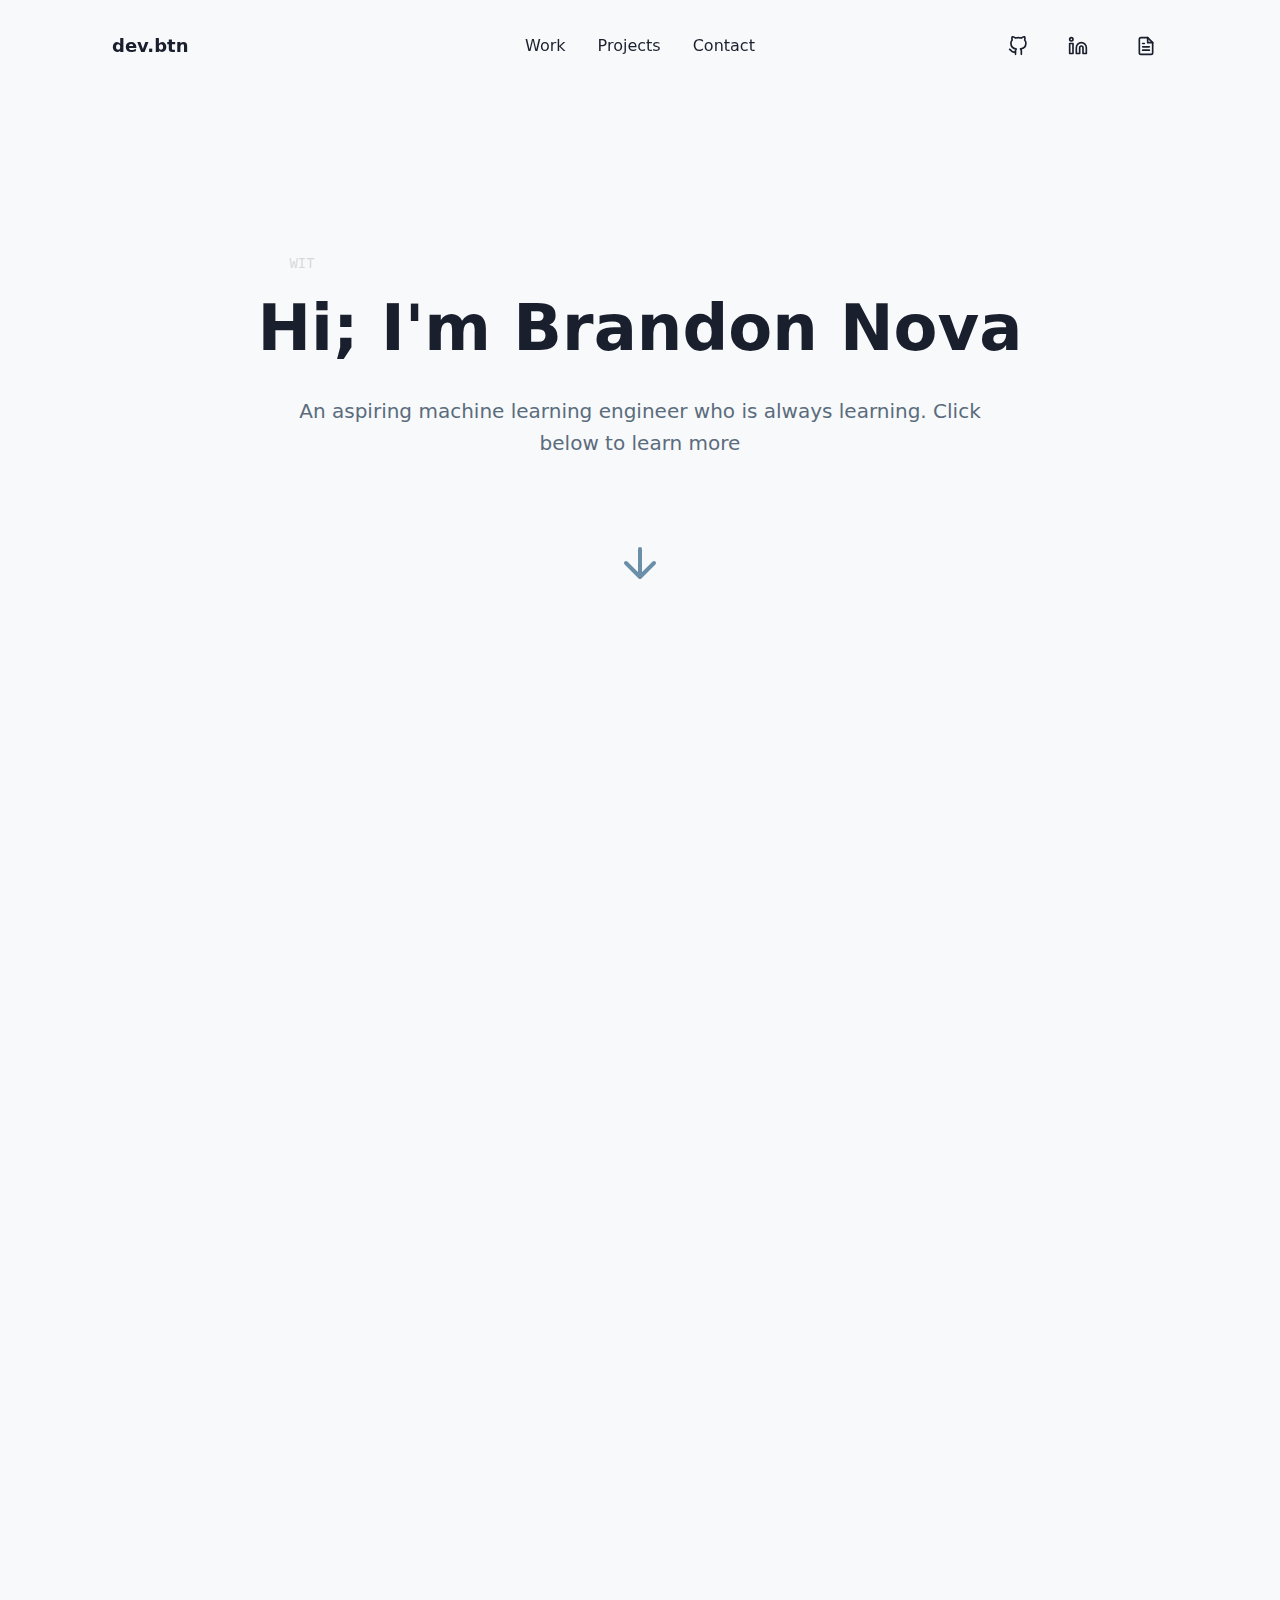
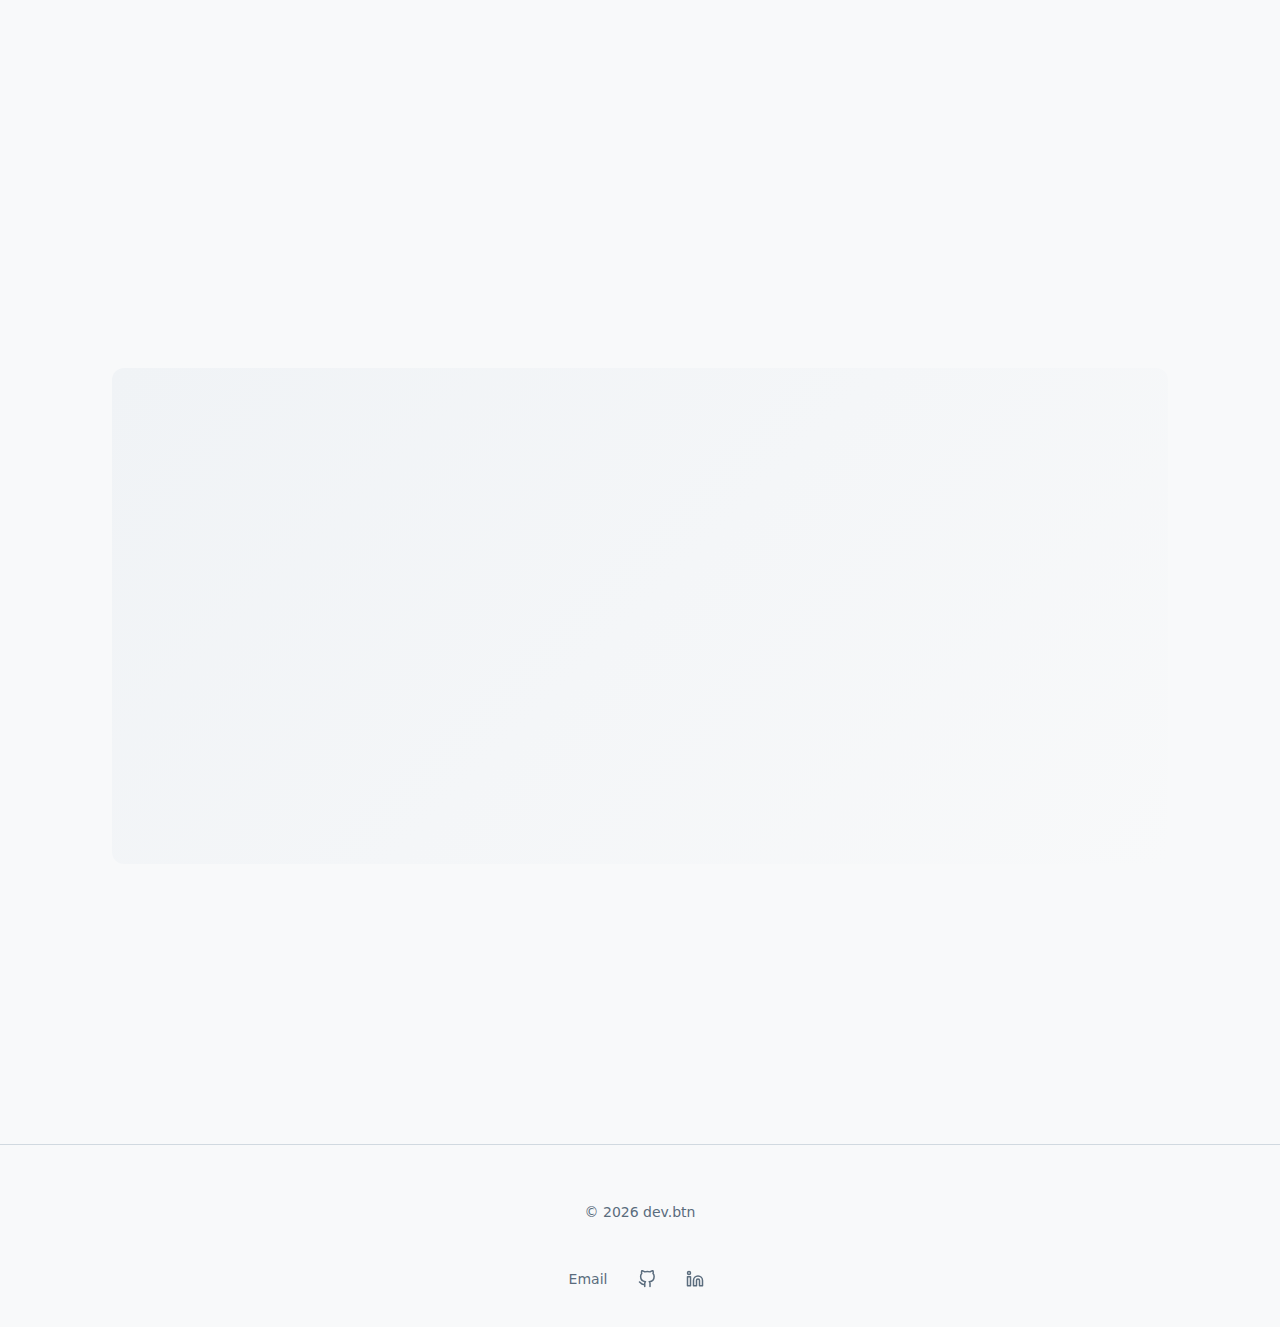
<file: index.html>
<!DOCTYPE html>
<html lang="en">
<head>
  <meta charset="UTF-8">
  <meta name="viewport" content="width=device-width, initial-scale=1.0">
  <meta name="description" content="Building useful systems with machine learning. ML engineer focused on financial compliance and product impact.">
  <meta name="author" content="dev.btn">
  
  <!-- Open Graph -->
  <meta property="og:title" content="dev.btn - Building useful systems with machine learning">
  <meta property="og:description" content="ML engineer focused on financial compliance and product impact">
  <meta property="og:type" content="website">
  <meta property="og:url" content="https://dev.btn">
  
  <!-- Canonical -->
  <link rel="canonical" href="https://dev.btn/">
  
  <!-- Favicon -->
  <link rel="icon" type="image/png" href="assets/Logo.png">
  
  <title>dev.btn - Building systems with machine learning</title>
  
  <!-- Stylesheets -->
  <link rel="stylesheet" href="css/base.css">
  <link rel="stylesheet" href="css/layout.css">
  <link rel="stylesheet" href="css/components.css">
  
  <!-- JSON-LD Schema -->
  <script type="application/ld+json">
  {
    "@context": "https://schema.org",
    "@type": "Person",
    "name": "dev.btn",
    "url": "https://dev.btn",
    "sameAs": [
      "https://github.com/devbtn",
      "https://linkedin.com/in/devbtn"
    ],
    "jobTitle": "Machine Learning Engineer",
    "description": "Building useful systems with machine learning, focused on financial compliance and product impact"
  }
  </script>
  <script type="application/ld+json">
  {
    "@context": "https://schema.org",
    "@type": "WebSite",
    "name": "dev.btn",
    "url": "https://dev.btn",
    "description": "Building useful systems with machine learning"
  }
  </script>
</head>
<body>
  <header class="header" id="header">
    <div class="header-container">
      <a href="index.html" class="header-logo" aria-label="Home">dev.btn</a>
      
      <nav class="nav" aria-label="Main navigation">
        <ul class="nav-list">
          <li><a href="work.html" class="nav-link">Work</a></li>
          <li><a href="projects.html" class="nav-link">Projects</a></li>
          <li><a href="index.html#contact" class="nav-link">Contact</a></li>
        </ul>
      </nav>
      
      <div class="header-actions">
        <div class="header-social">
          <a href="https://github.com" target="_blank" rel="noopener" class="header-social-link" aria-label="GitHub">
            <svg xmlns="http://www.w3.org/2000/svg" viewBox="0 0 24 24" fill="none" stroke="currentColor" stroke-width="2" stroke-linecap="round" stroke-linejoin="round">
              <path d="M9 19c-5 1.5-5-2.5-7-3m14 6v-3.87a3.37 3.37 0 0 0-.94-2.61c3.14-.35 6.44-1.54 6.44-7A5.44 5.44 0 0 0 20 4.77 5.07 5.07 0 0 0 19.91 1S18.73.65 16 2.48a13.38 13.38 0 0 0-7 0C6.27.65 5.09 1 5.09 1A5.07 5.07 0 0 0 5 4.77a5.44 5.44 0 0 0-1.5 3.78c0 5.42 3.3 6.61 6.44 7A3.37 3.37 0 0 0 9 18.13V22"></path>
            </svg>
          </a>
          <a href="https://linkedin.com" target="_blank" rel="noopener" class="header-social-link" aria-label="LinkedIn">
            <svg xmlns="http://www.w3.org/2000/svg" viewBox="0 0 24 24" fill="none" stroke="currentColor" stroke-width="2" stroke-linecap="round" stroke-linejoin="round">
              <path d="M16 8a6 6 0 0 1 6 6v7h-4v-7a2 2 0 0 0-2-2 2 2 0 0 0-2 2v7h-4v-7a6 6 0 0 1 6-6z"></path>
              <rect x="2" y="9" width="4" height="12"></rect>
              <circle cx="4" cy="4" r="2"></circle>
            </svg>
          </a>
        </div>
        <a href="resume.html" class="header-resume-icon" aria-label="Resume">
          <svg xmlns="http://www.w3.org/2000/svg" viewBox="0 0 24 24" fill="none" stroke="currentColor" stroke-width="2" stroke-linecap="round" stroke-linejoin="round">
            <path d="M14 2H6a2 2 0 0 0-2 2v16a2 2 0 0 0 2 2h12a2 2 0 0 0 2-2V8z"></path>
            <polyline points="14 2 14 8 20 8"></polyline>
            <line x1="16" y1="13" x2="8" y2="13"></line>
            <line x1="16" y1="17" x2="8" y2="17"></line>
            <polyline points="10 9 9 9 8 9"></polyline>
          </svg>
        </a>
      </div>
    </div>
  </header>

  <main class="main">
    <!-- Hero Section -->
    <section class="hero section">
      <div class="hero-code-background" id="hero-code-background" aria-hidden="true"></div>
      <div class="container">
        <h1 class="hero-title">Hi; I'm Brandon Nova</h1>
        <p class="hero-subtitle">An aspiring machine learning engineer who is always learning. Click below to learn more</p>
        <div class="hero-scroll">
          <a href="#highlights" class="scroll-arrow" aria-label="Scroll to highlights">
            <svg class="scroll-arrow-icon" viewBox="0 0 24 24" xmlns="http://www.w3.org/2000/svg">
              <path d="M12 5v14M19 12l-7 7-7-7"/>
            </svg>
          </a>
        </div>
      </div>
    </section>

    <!-- Highlights Section -->
    <section id="highlights" class="highlights section">
      <div class="container">
        <div class="grid grid-3">
          <article class="card reveal">
            <h3 class="card-title">Compliance ML</h3>
            <p class="card-description">
              Developing a machine learning system with Python and SQL for financial transaction monitoring using gradient boosting and anomaly detection using Snowflake machine learning infrastructure. 
            </p>
            <div class="card-footer">
              <a href="work.html" class="link link-primary">Read more →</a>
            </div>
          </article>

          <article class="card reveal">
            <h3 class="card-title">Maxify</h3>
            <p class="card-description">
              Building a matching algorithm for Maxify, a social media platform to help anyone find support in becoming the person they would've wanted to be. 
            </p>
            <div class="card-footer">
              <a href="projects.html" class="link link-primary">Read more →</a>
            </div>
          </article>

          <article class="card reveal">
            <h3 class="card-title">MLDiscord.com</h3>
            <p class="card-description">
              Founded and maintain a community of over 4,000 ML practitioners, researchers, and enthusiasts. First projects currently pending, site is in progress.
            </p>
            <div class="card-footer">
              <a href="projects.html" class="link link-primary">Read more →</a>
            </div>
          </article>
        </div>
      </div>
    </section>

    <!-- Contact Section -->
    <section id="contact" class="section">
      <div class="container">
        <div class="contact-section">
          <div class="contact-content reveal">
            <h2 class="contact-title">Let's Connect</h2>
            <p class="contact-description">
              Interested in collaborating on ML projects or discussing machine learning in production? 
              I'm always open to interesting conversations and opportunities.
            </p>
            <button id="email-copy-btn" class="btn btn-primary" data-email="brandon.t.nova@gmail.com">Get in Touch</button>
          </div>
        </div>
      </div>
    </section>
  </main>

  <footer class="footer">
    <div class="footer-container">
      <div class="footer-content">
        <p>&copy; <span id="year">2025</span> dev.btn</p>
        <div class="footer-links">
          <a href="mailto:brandon.t.nova@gmail.com" class="footer-link">Email</a>
          <div class="footer-social">
            <a href="https://github.com" target="_blank" rel="noopener" class="footer-social-link" aria-label="GitHub">
              <svg xmlns="http://www.w3.org/2000/svg" viewBox="0 0 24 24" fill="none" stroke="currentColor" stroke-width="2" stroke-linecap="round" stroke-linejoin="round">
                <path d="M9 19c-5 1.5-5-2.5-7-3m14 6v-3.87a3.37 3.37 0 0 0-.94-2.61c3.14-.35 6.44-1.54 6.44-7A5.44 5.44 0 0 0 20 4.77 5.07 5.07 0 0 0 19.91 1S18.73.65 16 2.48a13.38 13.38 0 0 0-7 0C6.27.65 5.09 1 5.09 1A5.07 5.07 0 0 0 5 4.77a5.44 5.44 0 0 0-1.5 3.78c0 5.42 3.3 6.61 6.44 7A3.37 3.37 0 0 0 9 18.13V22"></path>
              </svg>
            </a>
            <a href="https://linkedin.com" target="_blank" rel="noopener" class="footer-social-link" aria-label="LinkedIn">
              <svg xmlns="http://www.w3.org/2000/svg" viewBox="0 0 24 24" fill="none" stroke="currentColor" stroke-width="2" stroke-linecap="round" stroke-linejoin="round">
                <path d="M16 8a6 6 0 0 1 6 6v7h-4v-7a2 2 0 0 0-2-2 2 2 0 0 0-2 2v7h-4v-7a6 6 0 0 1 6-6z"></path>
                <rect x="2" y="9" width="4" height="12"></rect>
                <circle cx="4" cy="4" r="2"></circle>
              </svg>
            </a>
          </div>
        </div>
      </div>
    </div>
  </footer>

  <script src="js/main.js" defer></script>
  <script src="js/hero-code-effect.js" defer></script>
  <script>
    // Set current year
    document.getElementById('year').textContent = new Date().getFullYear();
    
    // Email copy functionality
    document.addEventListener('DOMContentLoaded', function() {
      const emailBtn = document.getElementById('email-copy-btn');
      if (emailBtn) {
        emailBtn.addEventListener('click', async function(e) {
          e.preventDefault();
          const email = this.getAttribute('data-email');
          const originalText = this.textContent;
          const originalBg = this.style.backgroundColor;
          
          try {
            await navigator.clipboard.writeText(email);
            this.textContent = 'Email Copied!';
            this.style.backgroundColor = 'var(--color-accent)';
            this.style.color = 'var(--color-bg)';
            this.style.borderColor = 'var(--color-accent)';
            
            setTimeout(() => {
              this.textContent = originalText;
              this.style.backgroundColor = originalBg || '';
              this.style.color = '';
              this.style.borderColor = '';
            }, 2000);
          } catch (err) {
            // Fallback: open mailto if clipboard fails
            window.location.href = 'mailto:' + email;
          }
        });
      }
    });
  </script>
</body>
</html>
</file>
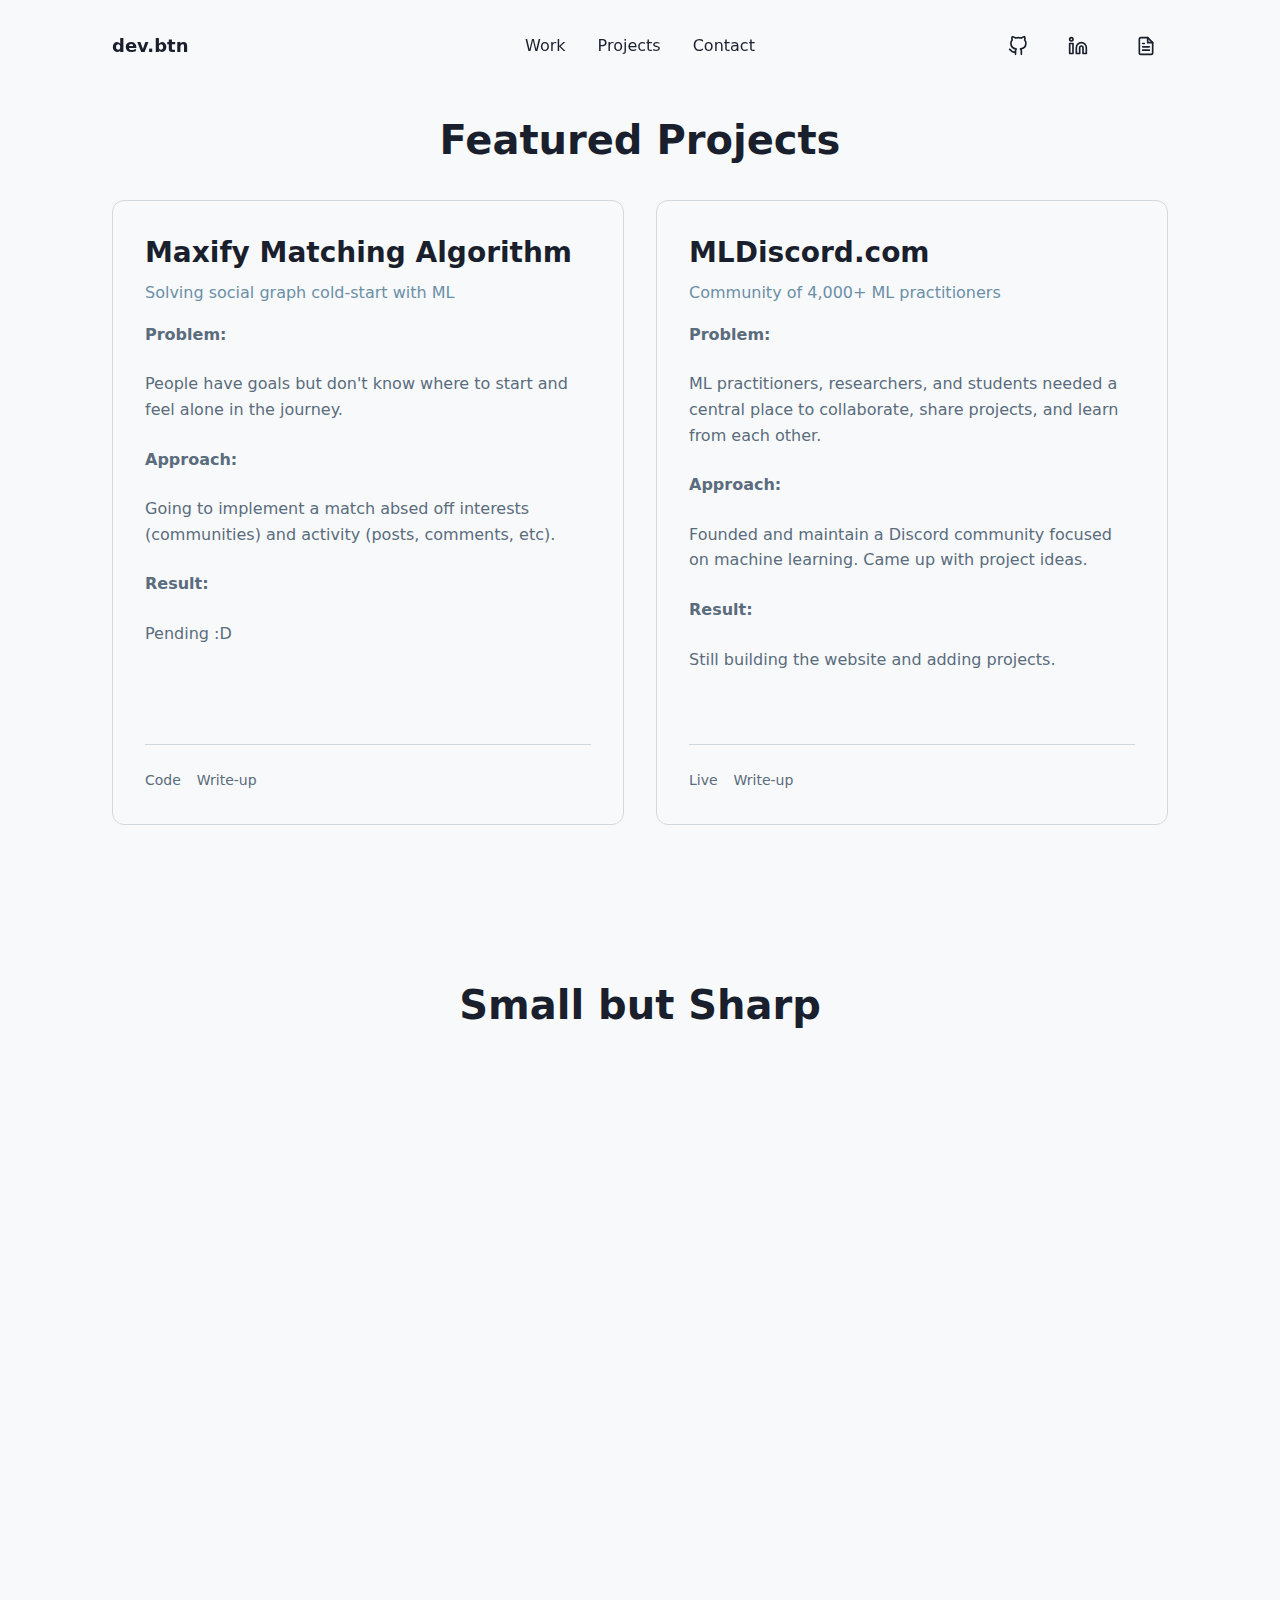
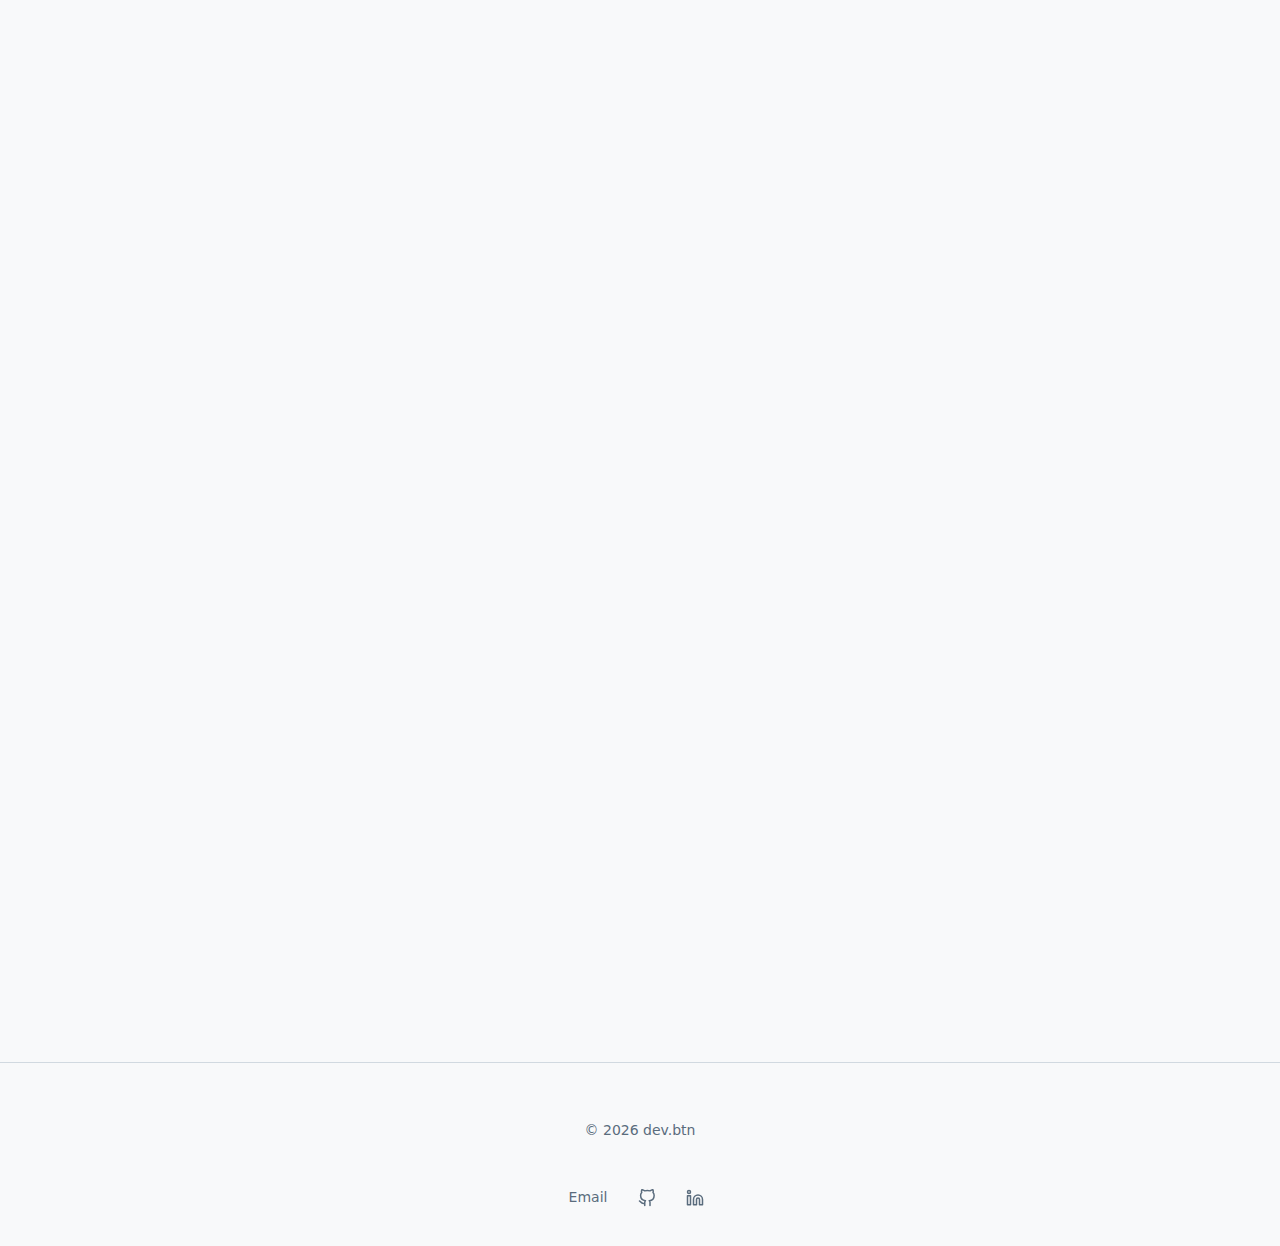
<file: projects/index.html>
<!DOCTYPE html>
<html lang="en">
<head>
  <meta charset="UTF-8">
  <meta name="viewport" content="width=device-width, initial-scale=1.0">
  <meta name="description" content="ML projects and collaborations: Maxify Matching Algorithm, MLDiscord.com, and other machine learning initiatives.">
  <meta name="author" content="dev.btn">
  
  <!-- Open Graph -->
  <meta property="og:title" content="Projects | dev.btn">
  <meta property="og:description" content="ML projects and collaborations">
  <meta property="og:type" content="website">
  <meta property="og:url" content="https://dev.btn/projects">
  
  <!-- Canonical -->
  <link rel="canonical" href="https://dev.btn/projects">
  
  <!-- Favicon -->
  <link rel="icon" type="image/png" href="../assets/Logo.png">
  
  <title>Projects | dev.btn</title>
  
  <!-- Stylesheets -->
  <link rel="stylesheet" href="../css/base.css">
  <link rel="stylesheet" href="../css/layout.css">
  <link rel="stylesheet" href="../css/components.css">
  
  <!-- JSON-LD Schema -->
  <script type="application/ld+json">
  {
    "@context": "https://schema.org",
    "@type": "CreativeWork",
    "name": "Maxify Matching Algorithm",
    "description": "Matching algorithm to solve social graph cold-start problems using behavioral signals, content analysis, and graph features.",
    "creator": {
      "@type": "Person",
      "name": "dev.btn"
    }
  }
  </script>
  <script type="application/ld+json">
  {
    "@context": "https://schema.org",
    "@type": "CreativeWork",
    "name": "MLDiscord.com",
    "description": "Community of ML practitioners, researchers, and enthusiasts with collaborative projects and educational resources.",
    "creator": {
      "@type": "Person",
      "name": "dev.btn"
    }
  }
  </script>
</head>
<body>
  <header class="header" id="header">
    <div class="header-container">
      <a href="/" class="header-logo" aria-label="Home">dev.btn</a>
      
      <nav class="nav" aria-label="Main navigation">
        <ul class="nav-list">
          <li><a href="/work" class="nav-link">Work</a></li>
          <li><a href="/projects" class="nav-link" aria-current="page">Projects</a></li>
          <li><a href="/#contact" class="nav-link">Contact</a></li>
        </ul>
      </nav>
      
      <div class="header-actions">
        <div class="header-social">
          <a href="https://github.com/brandon-nova" target="_blank" rel="noopener" class="header-social-link" aria-label="GitHub">
            <svg xmlns="http://www.w3.org/2000/svg" viewBox="0 0 24 24" fill="none" stroke="currentColor" stroke-width="2" stroke-linecap="round" stroke-linejoin="round">
              <path d="M9 19c-5 1.5-5-2.5-7-3m14 6v-3.87a3.37 3.37 0 0 0-.94-2.61c3.14-.35 6.44-1.54 6.44-7A5.44 5.44 0 0 0 20 4.77 5.07 5.07 0 0 0 19.91 1S18.73.65 16 2.48a13.38 13.38 0 0 0-7 0C6.27.65 5.09 1 5.09 1A5.07 5.07 0 0 0 5 4.77a5.44 5.44 0 0 0-1.5 3.78c0 5.42 3.3 6.61 6.44 7A3.37 3.37 0 0 0 9 18.13V22"></path>
            </svg>
          </a>
          <a href="https://www.linkedin.com/in/brandon-nova/" target="_blank" rel="noopener" class="header-social-link" aria-label="LinkedIn">
            <svg xmlns="http://www.w3.org/2000/svg" viewBox="0 0 24 24" fill="none" stroke="currentColor" stroke-width="2" stroke-linecap="round" stroke-linejoin="round">
              <path d="M16 8a6 6 0 0 1 6 6v7h-4v-7a2 2 0 0 0-2-2 2 2 0 0 0-2 2v7h-4v-7a6 6 0 0 1 6-6z"></path>
              <rect x="2" y="9" width="4" height="12"></rect>
              <circle cx="4" cy="4" r="2"></circle>
            </svg>
          </a>
        </div>
        <a href="/resume" class="header-resume-icon" aria-label="Resume">
          <svg xmlns="http://www.w3.org/2000/svg" viewBox="0 0 24 24" fill="none" stroke="currentColor" stroke-width="2" stroke-linecap="round" stroke-linejoin="round">
            <path d="M14 2H6a2 2 0 0 0-2 2v16a2 2 0 0 0 2 2h12a2 2 0 0 0 2-2V8z"></path>
            <polyline points="14 2 14 8 20 8"></polyline>
            <line x1="16" y1="13" x2="8" y2="13"></line>
            <line x1="16" y1="17" x2="8" y2="17"></line>
            <polyline points="10 9 9 9 8 9"></polyline>
          </svg>
        </a>
      </div>
    </div>
  </header>

  <main class="main">
    <!-- Featured Projects -->
    <section class="section" style="padding-top: var(--spacing-lg);">
      <div class="container">
        <h2 class="section-title" style="margin-bottom: var(--spacing-lg);">Featured Projects</h2>
        
        <div class="grid grid-2">
          <!-- Maxify Matching Algorithm -->
          <article class="project-card reveal">
            <h3 class="project-card-title">Maxify Matching Algorithm</h3>
            <p class="project-card-value">Solving social graph cold-start with ML</p>
            <div class="project-card-description">
              <p><strong>Problem:</strong></p>
              <p>
                People have goals but don't know where to start and feel alone in the journey.
              </p>
              <p><strong>Approach:</strong></p>
              <p>
                Going to implement a match absed off interests (communities) and activity (posts, comments, etc).
              </p>
              <p><strong>Result:</strong></p>
              <p>
                Pending :D
              </p>
            </div>
            <div class="project-card-links">
              <a href="https://github.com/brandon-nova" target="_blank" rel="noopener" class="project-card-link">Code</a>
              <a href="#" class="project-card-link">Write-up</a>
            </div>
          </article>

          <!-- MLDiscord.com -->
          <article class="project-card reveal">
            <h3 class="project-card-title">MLDiscord.com</h3>
            <p class="project-card-value">Community of 4,000+ ML practitioners</p>
            <div class="project-card-description">
              <p><strong>Problem:</strong></p>
              <p>
                ML practitioners, researchers, and students needed a central place to collaborate, 
                share projects, and learn from each other.
              </p>
              <p><strong>Approach:</strong></p>
              <p>
                Founded and maintain a Discord community focused on machine learning. Came up with project ideas. 
              </p>
              <p><strong>Result:</strong></p>
              <p>
                Still building the website and adding projects.
              </p>
            </div>
      
            <div class="project-card-links">
              <a href="https://mldiscord.com" target="_blank" rel="noopener" class="project-card-link">Live</a>
              <a href="#" class="project-card-link">Write-up</a>
            </div>
          </article>
        </div>
      </div>
    </section>

    <!-- Small but Sharp Projects -->
    <section class="section" style="padding-top: var(--spacing-lg);">
      <div class="container">
        <h2 class="section-title" style="margin-bottom: var(--spacing-lg);">Small but Sharp</h2>
        
        <div class="grid grid-3">
          <article class="project-card reveal">
            <h3 class="project-card-title">Project Title Placeholder</h3>
            <p class="project-card-value">One-line value proposition placeholder</p>
            <div class="project-card-description">
              <p>
                Project description placeholder text. This is where the problem, approach, and result 
                would be described in 80-120 words. Lorem ipsum dolor sit amet, consectetur adipiscing 
                elit. Sed do eiusmod tempor incididunt ut labore et dolore magna aliqua.
              </p>
            </div>
            <div class="chip-group">
              <span class="chip">Tech Stack</span>
              <span class="chip">Technology</span>
              <span class="chip">Tool</span>
            </div>
            <div class="project-card-links">
              <a href="#" class="project-card-link">Code</a>
              <a href="#" class="project-card-link">Live</a>
            </div>
          </article>

          <article class="project-card reveal">
            <h3 class="project-card-title">Project Title Placeholder</h3>
            <p class="project-card-value">One-line value proposition placeholder</p>
            <div class="project-card-description">
              <p>
                Project description placeholder text. This is where the problem, approach, and result 
                would be described in 80-120 words. Lorem ipsum dolor sit amet, consectetur adipiscing 
                elit. Sed do eiusmod tempor incididunt ut labore et dolore magna aliqua.
              </p>
            </div>
            <div class="chip-group">
              <span class="chip">Tech Stack</span>
              <span class="chip">Technology</span>
              <span class="chip">Tool</span>
            </div>
            <div class="project-card-links">
              <a href="#" class="project-card-link">Code</a>
              <a href="#" class="project-card-link">Live</a>
            </div>
          </article>

          <article class="project-card reveal">
            <h3 class="project-card-title">Project Title Placeholder</h3>
            <p class="project-card-value">One-line value proposition placeholder</p>
            <div class="project-card-description">
              <p>
                Project description placeholder text. This is where the problem, approach, and result 
                would be described in 80-120 words. Lorem ipsum dolor sit amet, consectetur adipiscing 
                elit. Sed do eiusmod tempor incididunt ut labore et dolore magna aliqua.
              </p>
            </div>
            <div class="chip-group">
              <span class="chip">Tech Stack</span>
              <span class="chip">Technology</span>
              <span class="chip">Tool</span>
            </div>
            <div class="project-card-links">
              <a href="#" class="project-card-link">Code</a>
              <a href="#" class="project-card-link">Live</a>
            </div>
          </article>

          <article class="project-card reveal">
            <h3 class="project-card-title">Project Title Placeholder</h3>
            <p class="project-card-value">One-line value proposition placeholder</p>
            <div class="project-card-description">
              <p>
                Project description placeholder text. This is where the problem, approach, and result 
                would be described in 80-120 words. Lorem ipsum dolor sit amet, consectetur adipiscing 
                elit. Sed do eiusmod tempor incididunt ut labore et dolore magna aliqua.
              </p>
            </div>
            <div class="chip-group">
              <span class="chip">Tech Stack</span>
              <span class="chip">Technology</span>
              <span class="chip">Tool</span>
            </div>
            <div class="project-card-links">
              <a href="#" class="project-card-link">Code</a>
              <a href="#" class="project-card-link">Live</a>
            </div>
          </article>

          <article class="project-card reveal">
            <h3 class="project-card-title">Project Title Placeholder</h3>
            <p class="project-card-value">One-line value proposition placeholder</p>
            <div class="project-card-description">
              <p>
                Project description placeholder text. This is where the problem, approach, and result 
                would be described in 80-120 words. Lorem ipsum dolor sit amet, consectetur adipiscing 
                elit. Sed do eiusmod tempor incididunt ut labore et dolore magna aliqua.
              </p>
            </div>
            <div class="chip-group">
              <span class="chip">Tech Stack</span>
              <span class="chip">Technology</span>
              <span class="chip">Tool</span>
            </div>
            <div class="project-card-links">
              <a href="#" class="project-card-link">Code</a>
              <a href="#" class="project-card-link">Live</a>
            </div>
          </article>

          <article class="project-card reveal">
            <h3 class="project-card-title">Project Title Placeholder</h3>
            <p class="project-card-value">One-line value proposition placeholder</p>
            <div class="project-card-description">
              <p>
                Project description placeholder text. This is where the problem, approach, and result 
                would be described in 80-120 words. Lorem ipsum dolor sit amet, consectetur adipiscing 
                elit. Sed do eiusmod tempor incididunt ut labore et dolore magna aliqua.
              </p>
            </div>
            <div class="chip-group">
              <span class="chip">Tech Stack</span>
              <span class="chip">Technology</span>
              <span class="chip">Tool</span>
            </div>
            <div class="project-card-links">
              <a href="#" class="project-card-link">Code</a>
              <a href="#" class="project-card-link">Live</a>
            </div>
          </article>
        </div>
      </div>
    </section>
  </main>

  <footer class="footer">
    <div class="footer-container">
      <div class="footer-content">
        <p>&copy; <span id="year">2025</span> dev.btn</p>
        <div class="footer-links">
          <a href="mailto:brandon.t.nova@gmail.com" class="footer-link">Email</a>
          <div class="footer-social">
            <a href="https://github.com/brandon-nova" target="_blank" rel="noopener" class="footer-social-link" aria-label="GitHub">
              <svg xmlns="http://www.w3.org/2000/svg" viewBox="0 0 24 24" fill="none" stroke="currentColor" stroke-width="2" stroke-linecap="round" stroke-linejoin="round">
                <path d="M9 19c-5 1.5-5-2.5-7-3m14 6v-3.87a3.37 3.37 0 0 0-.94-2.61c3.14-.35 6.44-1.54 6.44-7A5.44 5.44 0 0 0 20 4.77 5.07 5.07 0 0 0 19.91 1S18.73.65 16 2.48a13.38 13.38 0 0 0-7 0C6.27.65 5.09 1 5.09 1A5.07 5.07 0 0 0 5 4.77a5.44 5.44 0 0 0-1.5 3.78c0 5.42 3.3 6.61 6.44 7A3.37 3.37 0 0 0 9 18.13V22"></path>
              </svg>
            </a>
            <a href="https://www.linkedin.com/in/brandon-nova/" target="_blank" rel="noopener" class="footer-social-link" aria-label="LinkedIn">
              <svg xmlns="http://www.w3.org/2000/svg" viewBox="0 0 24 24" fill="none" stroke="currentColor" stroke-width="2" stroke-linecap="round" stroke-linejoin="round">
                <path d="M16 8a6 6 0 0 1 6 6v7h-4v-7a2 2 0 0 0-2-2 2 2 0 0 0-2 2v7h-4v-7a6 6 0 0 1 6-6z"></path>
                <rect x="2" y="9" width="4" height="12"></rect>
                <circle cx="4" cy="4" r="2"></circle>
              </svg>
            </a>
          </div>
        </div>
      </div>
    </div>
  </footer>

  <script src="../js/main.js" defer></script>
  <script>
    document.getElementById('year').textContent = new Date().getFullYear();
  </script>
</body>
</html>
</file>
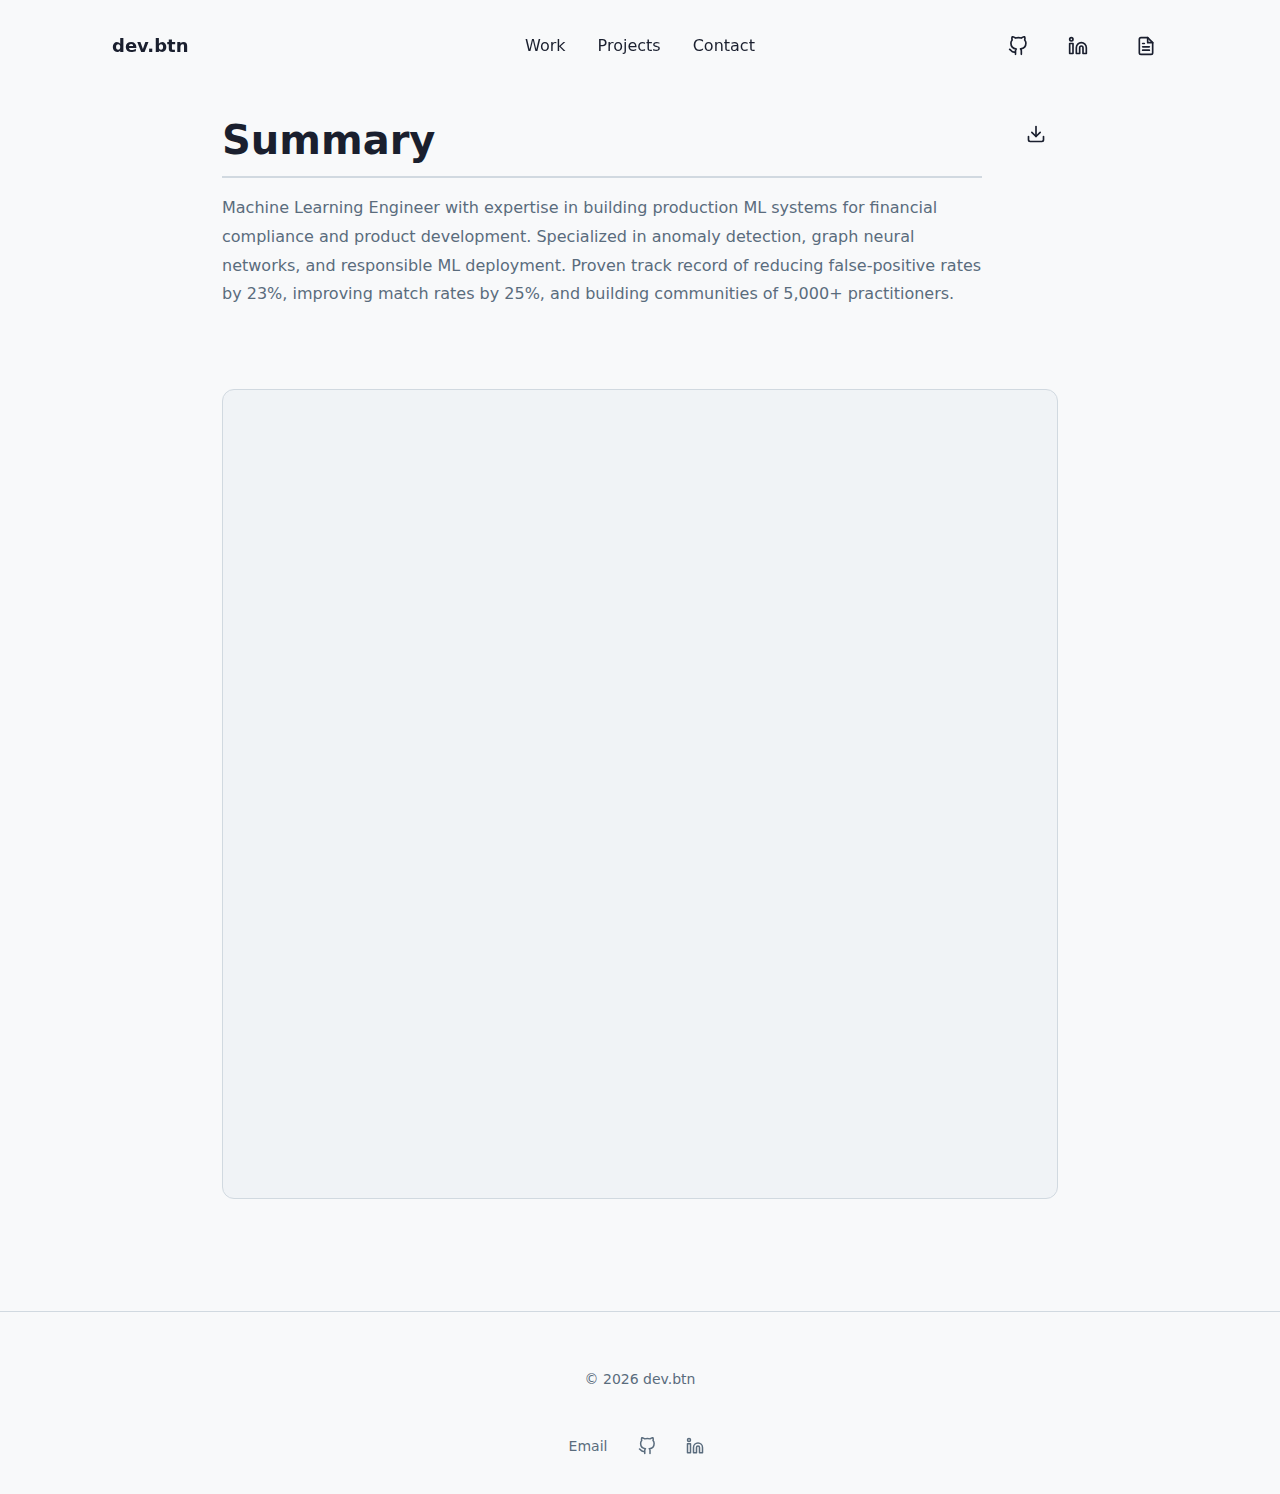
<file: resume/index.html>
<!DOCTYPE html>
<html lang="en">
<head>
  <meta charset="UTF-8">
  <meta name="viewport" content="width=device-width, initial-scale=1.0">
  <meta name="description" content="Resume and experience in machine learning, financial compliance, and product development.">
  <meta name="author" content="dev.btn">
  
  <!-- Open Graph -->
  <meta property="og:title" content="Resume | dev.btn">
  <meta property="og:description" content="Resume and experience in machine learning">
  <meta property="og:type" content="website">
  <meta property="og:url" content="https://dev.btn/resume">
  
  <!-- Canonical -->
  <link rel="canonical" href="https://dev.btn/resume">
  
  <!-- Favicon -->
  <link rel="icon" type="image/png" href="../assets/Logo.png">
  
  <title>Resume | dev.btn</title>
  
  <!-- Stylesheets -->
  <link rel="stylesheet" href="../css/base.css">
  <link rel="stylesheet" href="../css/layout.css">
  <link rel="stylesheet" href="../css/components.css">
</head>
<body>
  <header class="header" id="header">
    <div class="header-container">
      <a href="/" class="header-logo" aria-label="Home">dev.btn</a>
      
      <nav class="nav" aria-label="Main navigation">
        <ul class="nav-list">
          <li><a href="/work" class="nav-link">Work</a></li>
          <li><a href="/projects" class="nav-link">Projects</a></li>
          <li><a href="/#contact" class="nav-link">Contact</a></li>
        </ul>
      </nav>
      
      <div class="header-actions">
        <div class="header-social">
          <a href="https://github.com/brandon-nova" target="_blank" rel="noopener" class="header-social-link" aria-label="GitHub">
            <svg xmlns="http://www.w3.org/2000/svg" viewBox="0 0 24 24" fill="none" stroke="currentColor" stroke-width="2" stroke-linecap="round" stroke-linejoin="round">
              <path d="M9 19c-5 1.5-5-2.5-7-3m14 6v-3.87a3.37 3.37 0 0 0-.94-2.61c3.14-.35 6.44-1.54 6.44-7A5.44 5.44 0 0 0 20 4.77 5.07 5.07 0 0 0 19.91 1S18.73.65 16 2.48a13.38 13.38 0 0 0-7 0C6.27.65 5.09 1 5.09 1A5.07 5.07 0 0 0 5 4.77a5.44 5.44 0 0 0-1.5 3.78c0 5.42 3.3 6.61 6.44 7A3.37 3.37 0 0 0 9 18.13V22"></path>
            </svg>
          </a>
          <a href="https://www.linkedin.com/in/brandon-nova/" target="_blank" rel="noopener" class="header-social-link" aria-label="LinkedIn">
            <svg xmlns="http://www.w3.org/2000/svg" viewBox="0 0 24 24" fill="none" stroke="currentColor" stroke-width="2" stroke-linecap="round" stroke-linejoin="round">
              <path d="M16 8a6 6 0 0 1 6 6v7h-4v-7a2 2 0 0 0-2-2 2 2 0 0 0-2 2v7h-4v-7a6 6 0 0 1 6-6z"></path>
              <rect x="2" y="9" width="4" height="12"></rect>
              <circle cx="4" cy="4" r="2"></circle>
            </svg>
          </a>
        </div>
        <a href="/resume" class="header-resume-icon" aria-label="Resume">
          <svg xmlns="http://www.w3.org/2000/svg" viewBox="0 0 24 24" fill="none" stroke="currentColor" stroke-width="2" stroke-linecap="round" stroke-linejoin="round">
            <path d="M14 2H6a2 2 0 0 0-2 2v16a2 2 0 0 0 2 2h12a2 2 0 0 0 2-2V8z"></path>
            <polyline points="14 2 14 8 20 8"></polyline>
            <line x1="16" y1="13" x2="8" y2="13"></line>
            <line x1="16" y1="17" x2="8" y2="17"></line>
            <polyline points="10 9 9 9 8 9"></polyline>
          </svg>
        </a>
      </div>
    </div>
  </header>

  <main class="main">
    <section class="section" style="padding-top: var(--spacing-lg); padding-bottom: var(--spacing-lg);">
      <div class="container" style="max-width: 900px;">
        <div style="display: flex; justify-content: space-between; align-items: flex-start; margin-bottom: var(--spacing-md);">
          <div style="flex: 1;">
            <!-- Summary -->
            <section class="resume-section" style="margin-bottom: var(--spacing-md);">
              <h2 class="resume-section-title" style="margin-bottom: var(--spacing-sm);">Summary</h2>
              <p style="color: var(--color-text-secondary); line-height: var(--line-height-loose);">
                Machine Learning Engineer with expertise in building production ML systems for financial 
                compliance and product development. Specialized in anomaly detection, graph neural networks, 
                and responsible ML deployment. Proven track record of reducing false-positive rates by 23%, 
                improving match rates by 25%, and building communities of 5,000+ practitioners.
              </p>
            </section>
          </div>
          <a href="../assets/resume.pdf" download class="header-resume-icon" aria-label="Download Resume" style="margin-left: var(--spacing-lg);">
            <svg xmlns="http://www.w3.org/2000/svg" viewBox="0 0 24 24" fill="none" stroke="currentColor" stroke-width="2" stroke-linecap="round" stroke-linejoin="round">
              <path d="M21 15v4a2 2 0 0 1-2 2H5a2 2 0 0 1-2-2v-4"></path>
              <polyline points="7 10 12 15 17 10"></polyline>
              <line x1="12" y1="15" x2="12" y2="3"></line>
            </svg>
          </a>
        </div>

        <!-- PDF Viewer -->
        <div class="pdf-viewer-container">
          <iframe src="../assets/resume.pdf" class="pdf-viewer" title="Resume PDF"></iframe>
        </div>
      </div>
    </section>
  </main>

  <footer class="footer">
    <div class="footer-container">
      <div class="footer-content">
        <p>&copy; <span id="year">2025</span> dev.btn</p>
        <div class="footer-links">
          <a href="mailto:brandon.t.nova@gmail.com" class="footer-link">Email</a>
          <div class="footer-social">
            <a href="https://github.com/brandon-nova" target="_blank" rel="noopener" class="footer-social-link" aria-label="GitHub">
              <svg xmlns="http://www.w3.org/2000/svg" viewBox="0 0 24 24" fill="none" stroke="currentColor" stroke-width="2" stroke-linecap="round" stroke-linejoin="round">
                <path d="M9 19c-5 1.5-5-2.5-7-3m14 6v-3.87a3.37 3.37 0 0 0-.94-2.61c3.14-.35 6.44-1.54 6.44-7A5.44 5.44 0 0 0 20 4.77 5.07 5.07 0 0 0 19.91 1S18.73.65 16 2.48a13.38 13.38 0 0 0-7 0C6.27.65 5.09 1 5.09 1A5.07 5.07 0 0 0 5 4.77a5.44 5.44 0 0 0-1.5 3.78c0 5.42 3.3 6.61 6.44 7A3.37 3.37 0 0 0 9 18.13V22"></path>
              </svg>
            </a>
            <a href="https://www.linkedin.com/in/brandon-nova/" target="_blank" rel="noopener" class="footer-social-link" aria-label="LinkedIn">
              <svg xmlns="http://www.w3.org/2000/svg" viewBox="0 0 24 24" fill="none" stroke="currentColor" stroke-width="2" stroke-linecap="round" stroke-linejoin="round">
                <path d="M16 8a6 6 0 0 1 6 6v7h-4v-7a2 2 0 0 0-2-2 2 2 0 0 0-2 2v7h-4v-7a6 6 0 0 1 6-6z"></path>
                <rect x="2" y="9" width="4" height="12"></rect>
                <circle cx="4" cy="4" r="2"></circle>
              </svg>
            </a>
          </div>
        </div>
      </div>
    </div>
  </footer>

  <script src="../js/main.js" defer></script>
  <script>
    document.getElementById('year').textContent = new Date().getFullYear();
  </script>
</body>
</html>
</file>
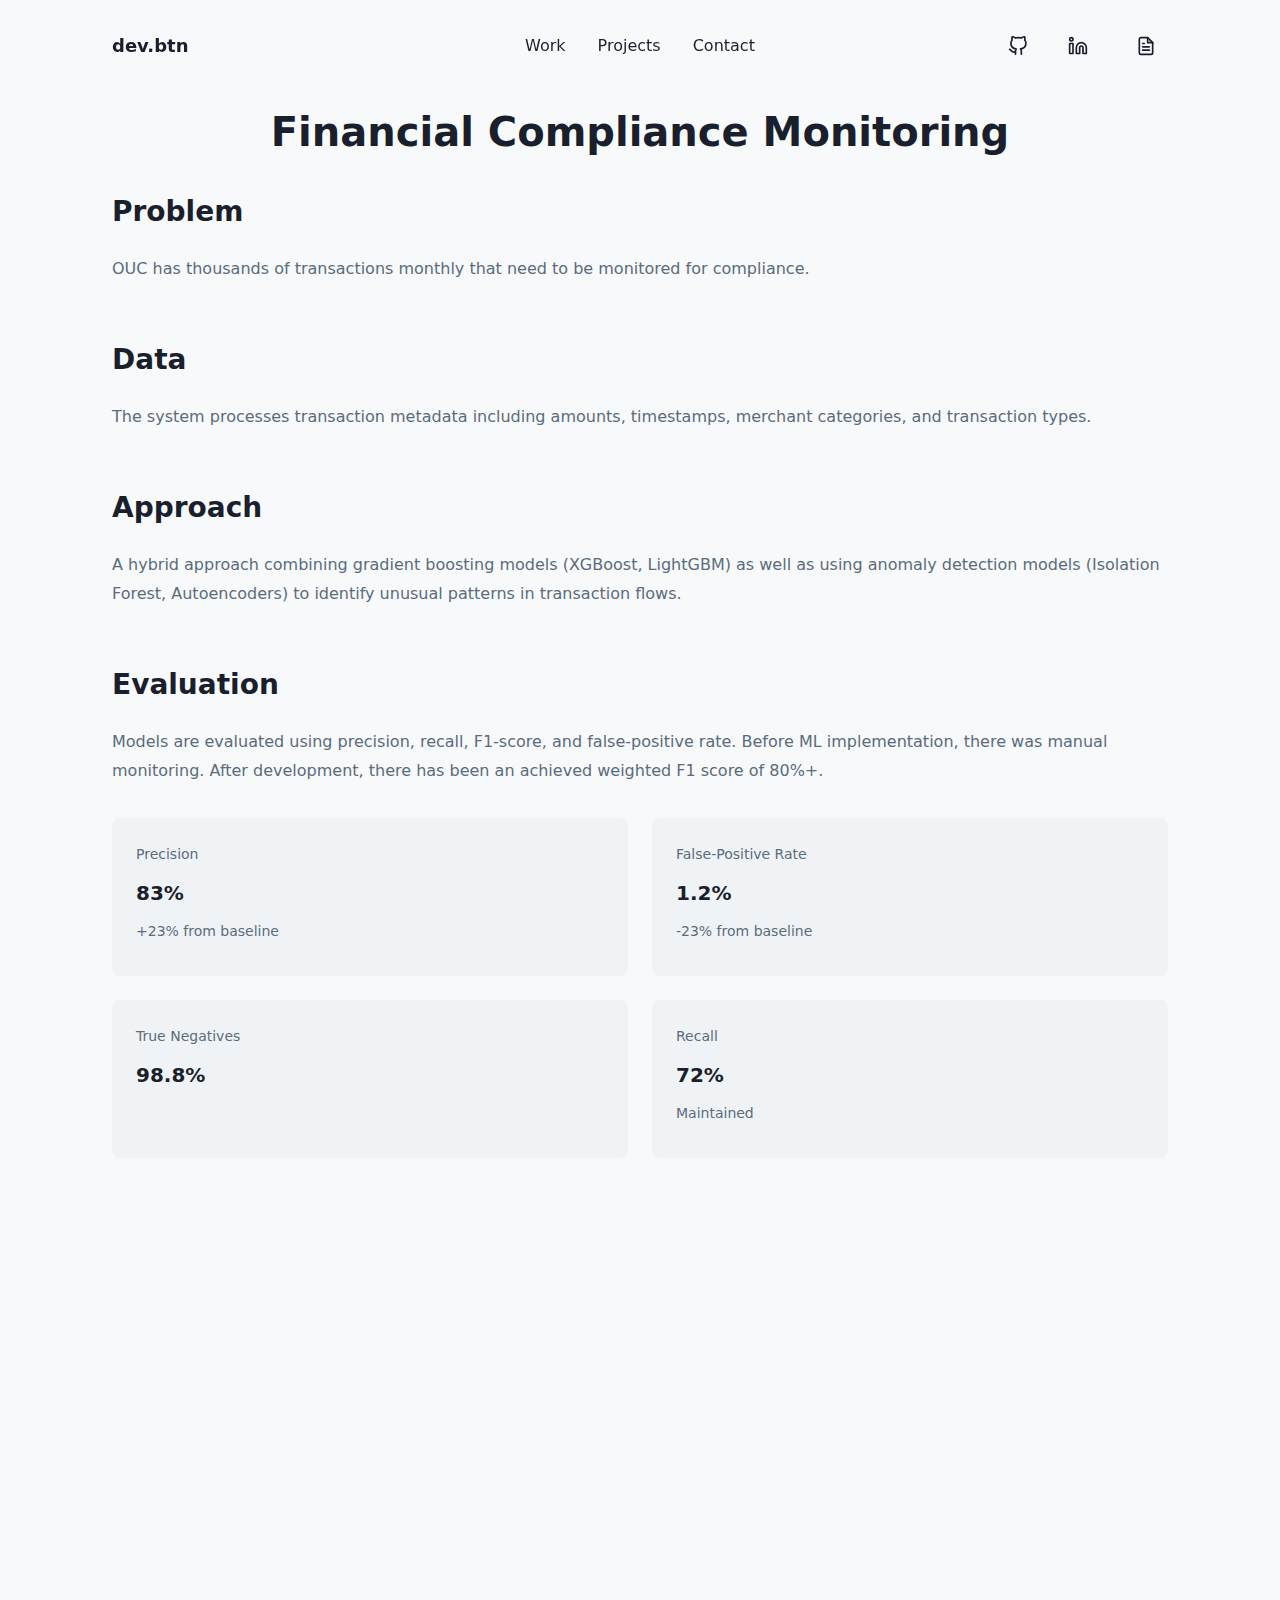
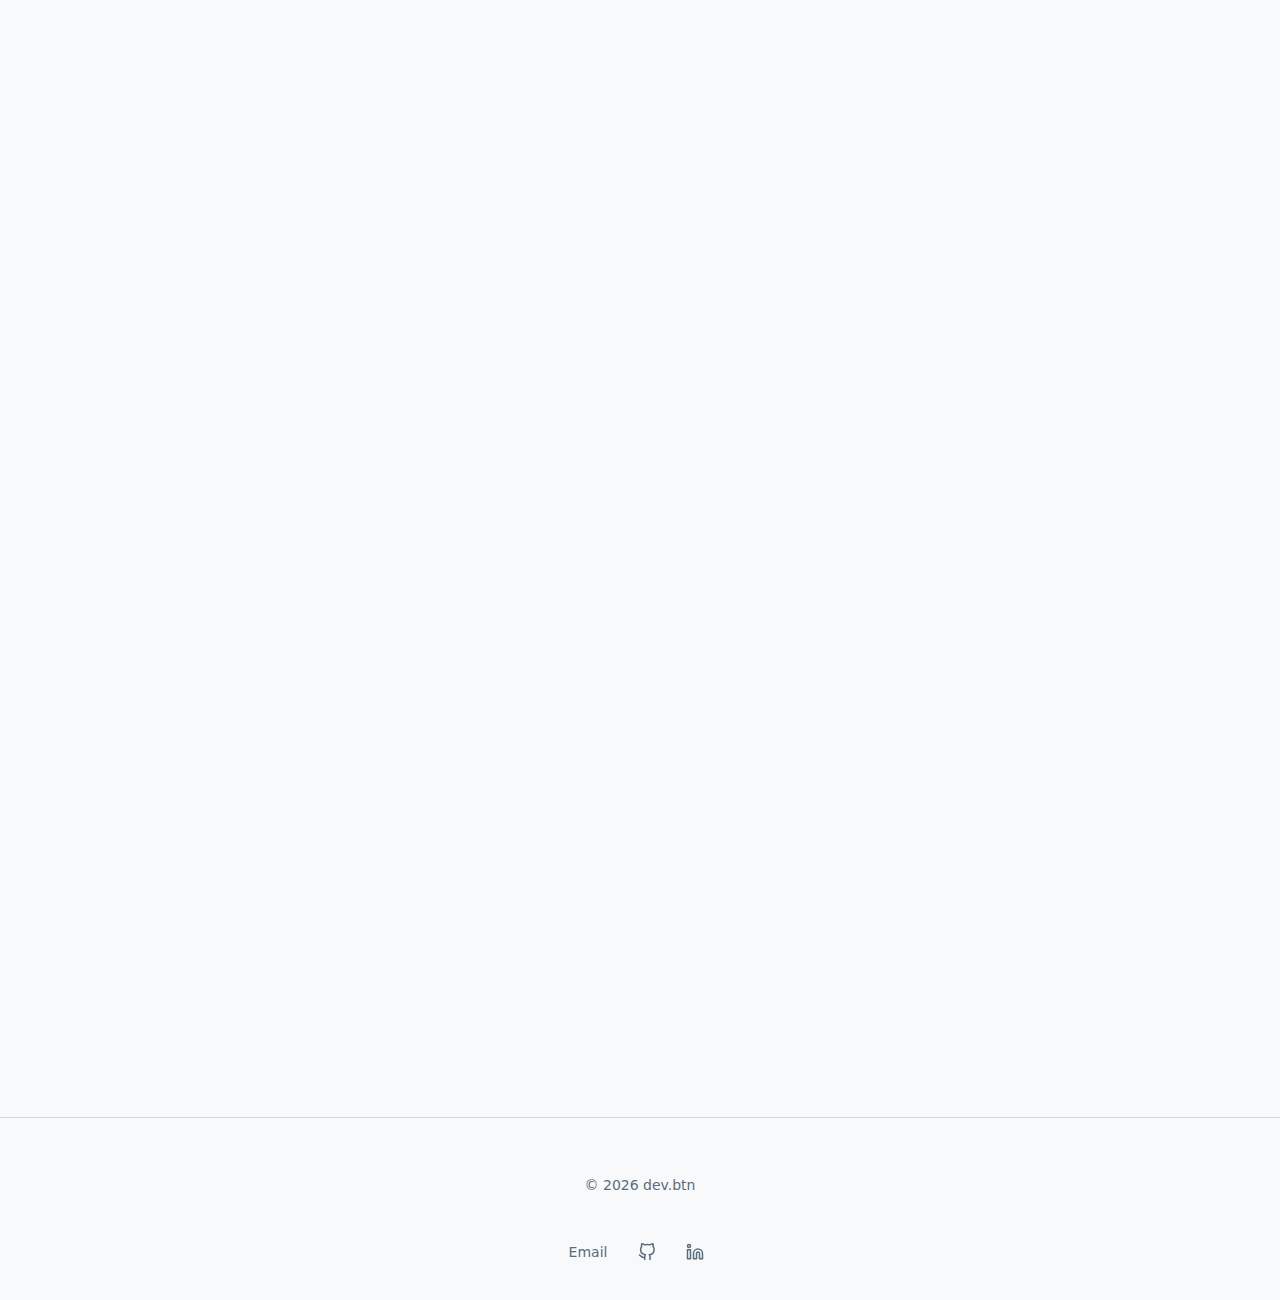
<file: work/index.html>
<!DOCTYPE html>
<html lang="en">
<head>
  <meta charset="UTF-8">
  <meta name="viewport" content="width=device-width, initial-scale=1.0">
  <meta name="description" content="Case studies on applying machine learning in production: financial compliance monitoring, anomaly detection, and responsible ML deployment.">
  <meta name="author" content="dev.btn">
  
  <!-- Open Graph -->
  <meta property="og:title" content="Work - ML in Practice | dev.btn">
  <meta property="og:description" content="Case studies on applying machine learning in production">
  <meta property="og:type" content="website">
  <meta property="og:url" content="https://dev.btn/work">
  
  <!-- Canonical -->
  <link rel="canonical" href="https://dev.btn/work">
  
  <!-- Favicon -->
  <link rel="icon" type="image/png" href="../assets/Logo.png">
  
  <title>Work - ML in Practice | dev.btn</title>
  
  <!-- Stylesheets -->
  <link rel="stylesheet" href="../css/base.css">
  <link rel="stylesheet" href="../css/layout.css">
  <link rel="stylesheet" href="../css/components.css">
</head>
<body>
  <header class="header" id="header">
    <div class="header-container">
      <a href="/" class="header-logo" aria-label="Home">dev.btn</a>
      
      <nav class="nav" aria-label="Main navigation">
        <ul class="nav-list">
          <li><a href="/work" class="nav-link" aria-current="page">Work</a></li>
          <li><a href="/projects" class="nav-link">Projects</a></li>
          <li><a href="/#contact" class="nav-link">Contact</a></li>
        </ul>
      </nav>
      
      <div class="header-actions">
        <div class="header-social">
          <a href="https://github.com/brandon-nova" target="_blank" rel="noopener" class="header-social-link" aria-label="GitHub">
            <svg xmlns="http://www.w3.org/2000/svg" viewBox="0 0 24 24" fill="none" stroke="currentColor" stroke-width="2" stroke-linecap="round" stroke-linejoin="round">
              <path d="M9 19c-5 1.5-5-2.5-7-3m14 6v-3.87a3.37 3.37 0 0 0-.94-2.61c3.14-.35 6.44-1.54 6.44-7A5.44 5.44 0 0 0 20 4.77 5.07 5.07 0 0 0 19.91 1S18.73.65 16 2.48a13.38 13.38 0 0 0-7 0C6.27.65 5.09 1 5.09 1A5.07 5.07 0 0 0 5 4.77a5.44 5.44 0 0 0-1.5 3.78c0 5.42 3.3 6.61 6.44 7A3.37 3.37 0 0 0 9 18.13V22"></path>
            </svg>
          </a>
          <a href="https://www.linkedin.com/in/brandon-nova/" target="_blank" rel="noopener" class="header-social-link" aria-label="LinkedIn">
            <svg xmlns="http://www.w3.org/2000/svg" viewBox="0 0 24 24" fill="none" stroke="currentColor" stroke-width="2" stroke-linecap="round" stroke-linejoin="round">
              <path d="M16 8a6 6 0 0 1 6 6v7h-4v-7a2 2 0 0 0-2-2 2 2 0 0 0-2 2v7h-4v-7a6 6 0 0 1 6-6z"></path>
              <rect x="2" y="9" width="4" height="12"></rect>
              <circle cx="4" cy="4" r="2"></circle>
            </svg>
          </a>
        </div>
        <a href="/resume" class="header-resume-icon" aria-label="Resume">
          <svg xmlns="http://www.w3.org/2000/svg" viewBox="0 0 24 24" fill="none" stroke="currentColor" stroke-width="2" stroke-linecap="round" stroke-linejoin="round">
            <path d="M14 2H6a2 2 0 0 0-2 2v16a2 2 0 0 0 2 2h12a2 2 0 0 0 2-2V8z"></path>
            <polyline points="14 2 14 8 20 8"></polyline>
            <line x1="16" y1="13" x2="8" y2="13"></line>
            <line x1="16" y1="17" x2="8" y2="17"></line>
            <polyline points="10 9 9 9 8 9"></polyline>
          </svg>
        </a>
      </div>
    </div>
  </header>

  <main class="main">
    <!-- Case Study A: Financial Compliance Monitoring -->
    <section class="case-study" style="margin: var(--spacing-2xl) 0 var(--spacing-xl) 0; padding-top: var(--spacing-md);">
      <div class="container">
        <article class="reveal">
          <h2 class="section-title" style="margin-bottom: var(--spacing-lg);">Financial Compliance Monitoring</h2>
          
          <div class="case-study-section">
            <h3 class="case-study-section-title">Problem</h3>
            <div class="case-study-content">
              <p>
                OUC has thousands of transactions monthly that need to be monitored for compliance.
              </p>
            </div>
          </div>

          <div class="case-study-section">
            <h3 class="case-study-section-title">Data</h3>
            <div class="case-study-content">
              <p>
                The system processes transaction metadata including amounts, timestamps,
                merchant categories, and transaction types. 
              </p>
            </div>
          </div>

          <div class="case-study-section">
            <h3 class="case-study-section-title">Approach</h3>
            <div class="case-study-content">
              <p>
                A hybrid approach combining gradient boosting models (XGBoost, LightGBM) as well as using anomaly detection models (Isolation Forest, Autoencoders) to identify unusual patterns in transaction flows.
              </p>
            </div>
          </div>

          <div class="case-study-section">
            <h3 class="case-study-section-title">Evaluation</h3>
            <div class="case-study-content">
              <p>
                Models are evaluated using precision, recall, F1-score, and false-positive rate. 
                Before ML implementation, there was manual monitoring. After development, there has been an achieved weighted F1 score of 80%+. 
              </p>
              <div class="case-study-metrics">
                <div class="metric">
                  <div class="metric-label">Precision</div>
                  <div class="metric-value">83%</div>
                  <div class="metric-label" style="margin-top: var(--spacing-xs);">+23% from baseline</div>
                </div>
                <div class="metric">
                  <div class="metric-label">False-Positive Rate</div>
                  <div class="metric-value">1.2%</div>
                  <div class="metric-label" style="margin-top: var(--spacing-xs);">-23% from baseline</div>
                </div>
                <div class="metric">
                  <div class="metric-label">True Negatives</div>
                  <div class="metric-value">98.8%</div>
                </div>
                <div class="metric">
                  <div class="metric-label">Recall</div>
                  <div class="metric-value">72%</div>
                  <div class="metric-label" style="margin-top: var(--spacing-xs);">Maintained</div>
                </div>
              </div>
            </div>
          </div>

          <div class="case-study-section">
            <h3 class="case-study-section-title">Deployment</h3>
            <div class="case-study-content">
              <p>
                <strong>Infrastructure:</strong> Snowflake ML infrastructure.<br><br>
                <strong>Monitoring:</strong> Real-time monitoring of financial transactions with the intention to trigger human intervention as applicable.<br><br>
                <strong>Latency:</strong> Very low.
              </p>
            </div>
          </div>

          <div class="case-study-section">
            <h3 class="case-study-section-title">Impact</h3>
            <div class="case-study-content">
              <p>
                The ML system exists and is still in development.
              </p>
            </div>
          </div>

        </article>
      </div>
    </section>

    <!-- Callout Panels -->
    <section class="section">
      <div class="container">
        <div class="grid grid-2">
          <div class="callout reveal">
            <h3 class="callout-title">What I Supported</h3>
            <ul class="callout-list">
              <li>Problem definition and scoping</li>
              <li>Data exploration and feature engineering</li>
              <li>Model development and training</li>
              <li>Model evaluation and validation</li>
              <li>Performance optimization and iteration</li>
              <li>Documentation and knowledge sharing</li>
            </ul>
          </div>

          <div class="callout reveal">
            <h3 class="callout-title">What I Collaborate On</h3>
            <ul class="callout-list">
              <li>Infrastructure design with platform teams</li>
              <li>Compliance requirements with compliance team</li>
              <li>Product integration with data teams</li>
              <li>Stakeholder alignment and prioritization</li>
              <li>Model interpretation with compliance SMEs</li>
              <li>User feedback collection and analysis</li>
            </ul>
          </div>
        </div>

        <div class="callout reveal" style="margin-top: var(--spacing-lg);">
          <h3 class="callout-title">Safety & Compliance Checklist</h3>
          <ul class="callout-list">
            <li><strong>Explainability:</strong> Feature importance analysis</li>
            <li><strong>Approvals:</strong> Model review process with stakeholders and compliance</li>
            <li><strong>Monitoring:</strong> Monthly review of F1 and false-positive rate</li>
            <li><strong>Documentation:</strong> Documentation for future iteration</li>
          </ul>
        </div>
      </div>
    </section>
  </main>

  <footer class="footer">
    <div class="footer-container">
      <div class="footer-content">
        <p>&copy; <span id="year">2025</span> dev.btn</p>
        <div class="footer-links">
          <a href="mailto:brandon.t.nova@gmail.com" class="footer-link">Email</a>
          <div class="footer-social">
            <a href="https://github.com/brandon-nova" target="_blank" rel="noopener" class="footer-social-link" aria-label="GitHub">
              <svg xmlns="http://www.w3.org/2000/svg" viewBox="0 0 24 24" fill="none" stroke="currentColor" stroke-width="2" stroke-linecap="round" stroke-linejoin="round">
                <path d="M9 19c-5 1.5-5-2.5-7-3m14 6v-3.87a3.37 3.37 0 0 0-.94-2.61c3.14-.35 6.44-1.54 6.44-7A5.44 5.44 0 0 0 20 4.77 5.07 5.07 0 0 0 19.91 1S18.73.65 16 2.48a13.38 13.38 0 0 0-7 0C6.27.65 5.09 1 5.09 1A5.07 5.07 0 0 0 5 4.77a5.44 5.44 0 0 0-1.5 3.78c0 5.42 3.3 6.61 6.44 7A3.37 3.37 0 0 0 9 18.13V22"></path>
              </svg>
            </a>
            <a href="https://www.linkedin.com/in/brandon-nova/" target="_blank" rel="noopener" class="footer-social-link" aria-label="LinkedIn">
              <svg xmlns="http://www.w3.org/2000/svg" viewBox="0 0 24 24" fill="none" stroke="currentColor" stroke-width="2" stroke-linecap="round" stroke-linejoin="round">
                <path d="M16 8a6 6 0 0 1 6 6v7h-4v-7a2 2 0 0 0-2-2 2 2 0 0 0-2 2v7h-4v-7a6 6 0 0 1 6-6z"></path>
                <rect x="2" y="9" width="4" height="12"></rect>
                <circle cx="4" cy="4" r="2"></circle>
              </svg>
            </a>
          </div>
        </div>
      </div>
    </div>
  </footer>

  <script src="../js/main.js" defer></script>
  <script src="../js/work-scroll-effect.js" defer></script>
  <script>
    document.getElementById('year').textContent = new Date().getFullYear();
  </script>
</body>
</html>
</file>
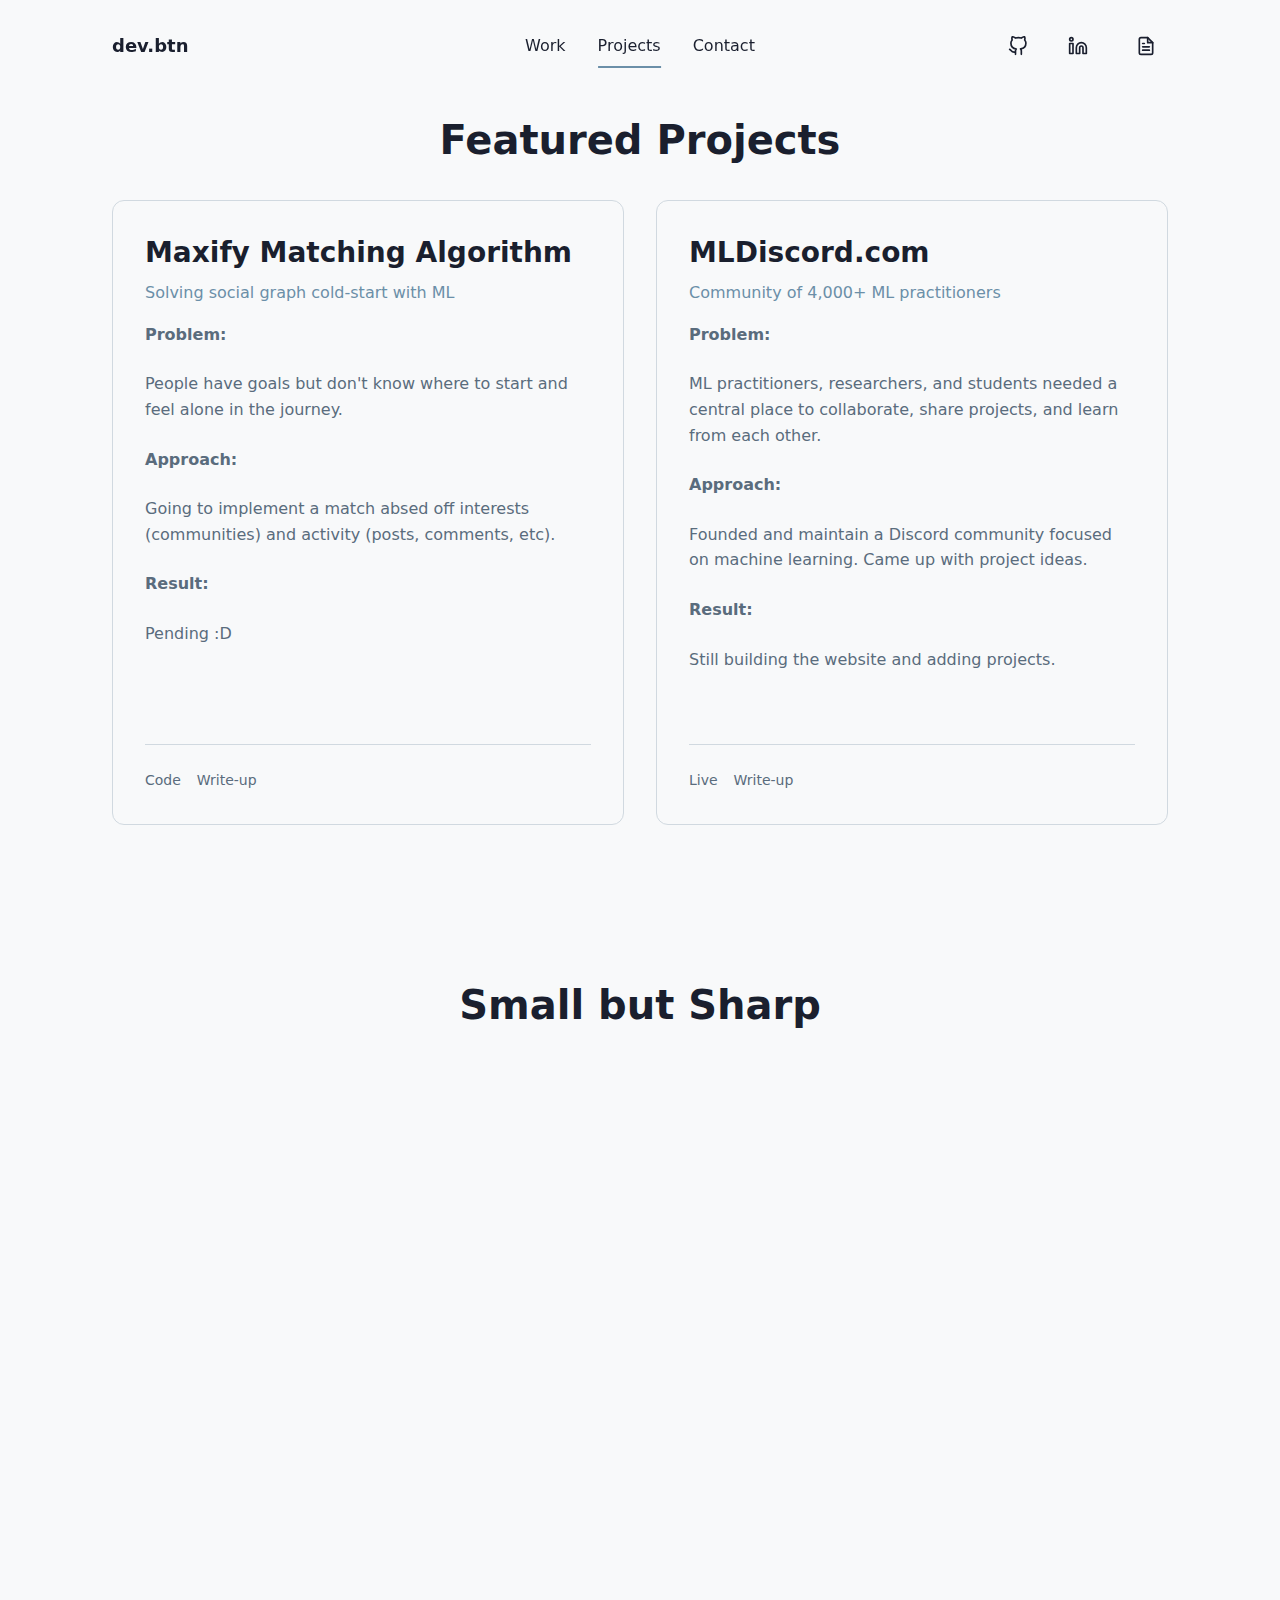
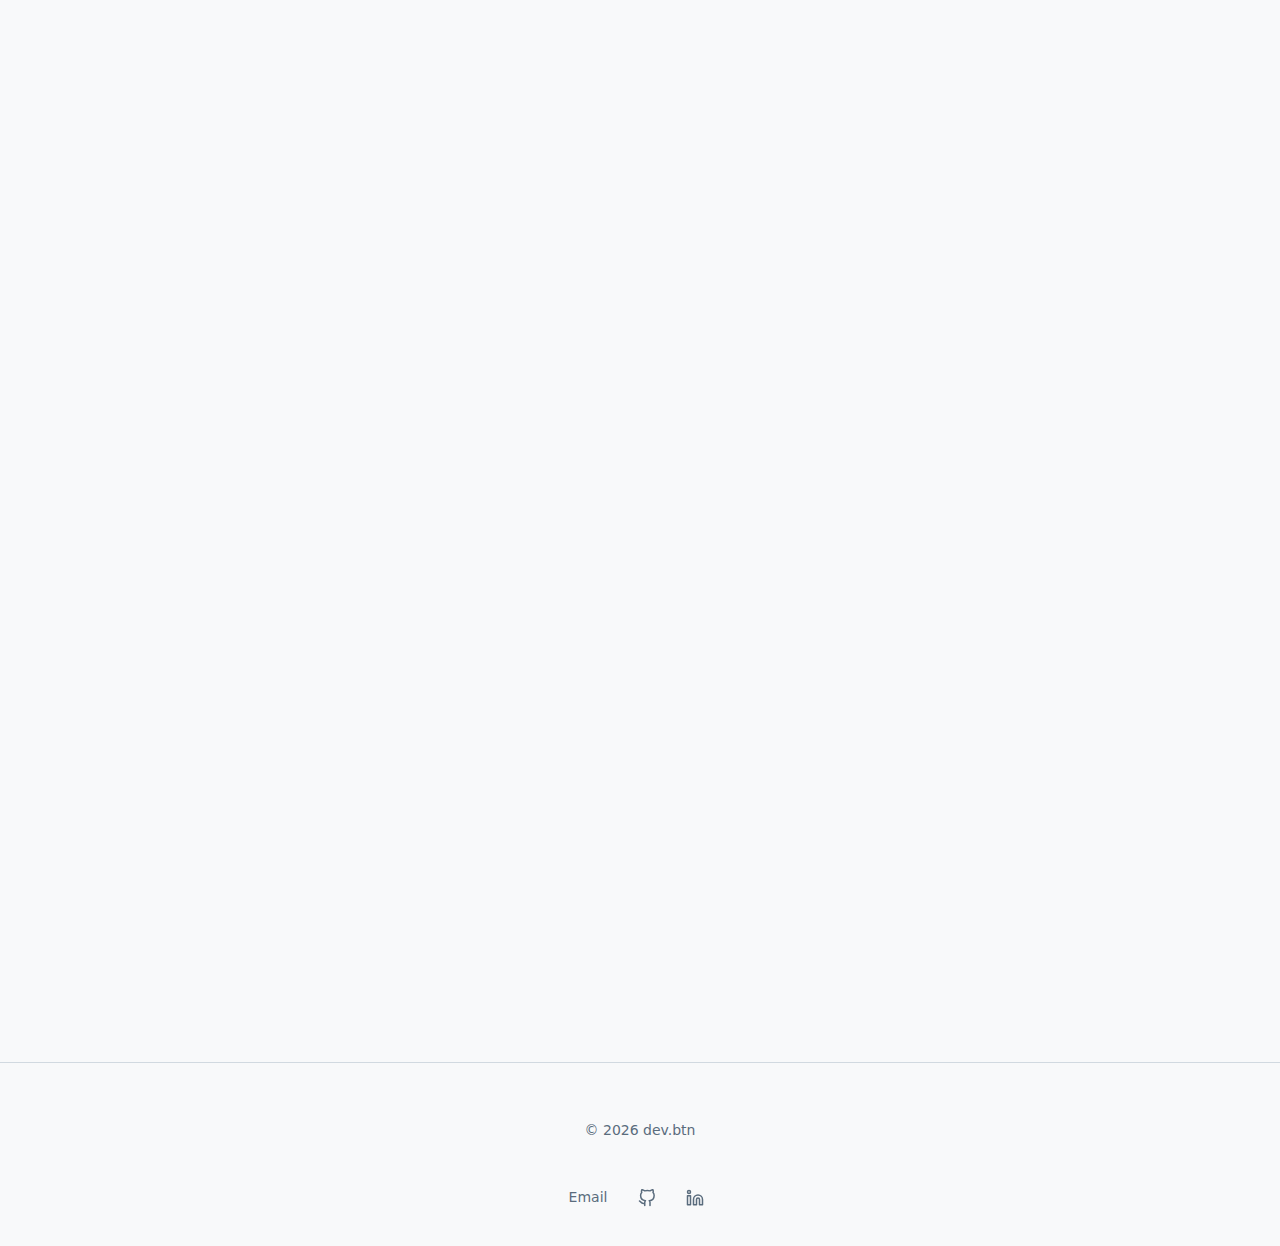
<file: projects.html>
<!DOCTYPE html>
<html lang="en">
<head>
  <meta charset="UTF-8">
  <meta name="viewport" content="width=device-width, initial-scale=1.0">
  <meta name="description" content="ML projects and collaborations: Maxify Matching Algorithm, MLDiscord.com, and other machine learning initiatives.">
  <meta name="author" content="dev.btn">
  
  <!-- Open Graph -->
  <meta property="og:title" content="Projects | dev.btn">
  <meta property="og:description" content="ML projects and collaborations">
  <meta property="og:type" content="website">
  <meta property="og:url" content="https://dev.btn/projects.html">
  
  <!-- Canonical -->
  <link rel="canonical" href="https://dev.btn/projects.html">
  
  <!-- Favicon -->
  <link rel="icon" type="image/png" href="assets/Logo.png">
  
  <title>Projects | dev.btn</title>
  
  <!-- Stylesheets -->
  <link rel="stylesheet" href="css/base.css">
  <link rel="stylesheet" href="css/layout.css">
  <link rel="stylesheet" href="css/components.css">
  
  <!-- JSON-LD Schema -->
  <script type="application/ld+json">
  {
    "@context": "https://schema.org",
    "@type": "CreativeWork",
    "name": "Maxify Matching Algorithm",
    "description": "Matching algorithm to solve social graph cold-start problems using behavioral signals, content analysis, and graph features.",
    "creator": {
      "@type": "Person",
      "name": "dev.btn"
    }
  }
  </script>
  <script type="application/ld+json">
  {
    "@context": "https://schema.org",
    "@type": "CreativeWork",
    "name": "MLDiscord.com",
    "description": "Community of ML practitioners, researchers, and enthusiasts with collaborative projects and educational resources.",
    "creator": {
      "@type": "Person",
      "name": "dev.btn"
    }
  }
  </script>
</head>
<body>
  <header class="header" id="header">
    <div class="header-container">
      <a href="index.html" class="header-logo" aria-label="Home">dev.btn</a>
      
      <nav class="nav" aria-label="Main navigation">
        <ul class="nav-list">
          <li><a href="work.html" class="nav-link">Work</a></li>
          <li><a href="projects.html" class="nav-link" aria-current="page">Projects</a></li>
          <li><a href="index.html#contact" class="nav-link">Contact</a></li>
        </ul>
      </nav>
      
      <div class="header-actions">
        <div class="header-social">
          <a href="https://github.com" target="_blank" rel="noopener" class="header-social-link" aria-label="GitHub">
            <svg xmlns="http://www.w3.org/2000/svg" viewBox="0 0 24 24" fill="none" stroke="currentColor" stroke-width="2" stroke-linecap="round" stroke-linejoin="round">
              <path d="M9 19c-5 1.5-5-2.5-7-3m14 6v-3.87a3.37 3.37 0 0 0-.94-2.61c3.14-.35 6.44-1.54 6.44-7A5.44 5.44 0 0 0 20 4.77 5.07 5.07 0 0 0 19.91 1S18.73.65 16 2.48a13.38 13.38 0 0 0-7 0C6.27.65 5.09 1 5.09 1A5.07 5.07 0 0 0 5 4.77a5.44 5.44 0 0 0-1.5 3.78c0 5.42 3.3 6.61 6.44 7A3.37 3.37 0 0 0 9 18.13V22"></path>
            </svg>
          </a>
          <a href="https://linkedin.com" target="_blank" rel="noopener" class="header-social-link" aria-label="LinkedIn">
            <svg xmlns="http://www.w3.org/2000/svg" viewBox="0 0 24 24" fill="none" stroke="currentColor" stroke-width="2" stroke-linecap="round" stroke-linejoin="round">
              <path d="M16 8a6 6 0 0 1 6 6v7h-4v-7a2 2 0 0 0-2-2 2 2 0 0 0-2 2v7h-4v-7a6 6 0 0 1 6-6z"></path>
              <rect x="2" y="9" width="4" height="12"></rect>
              <circle cx="4" cy="4" r="2"></circle>
            </svg>
          </a>
        </div>
        <a href="resume.html" class="header-resume-icon" aria-label="Resume">
          <svg xmlns="http://www.w3.org/2000/svg" viewBox="0 0 24 24" fill="none" stroke="currentColor" stroke-width="2" stroke-linecap="round" stroke-linejoin="round">
            <path d="M14 2H6a2 2 0 0 0-2 2v16a2 2 0 0 0 2 2h12a2 2 0 0 0 2-2V8z"></path>
            <polyline points="14 2 14 8 20 8"></polyline>
            <line x1="16" y1="13" x2="8" y2="13"></line>
            <line x1="16" y1="17" x2="8" y2="17"></line>
            <polyline points="10 9 9 9 8 9"></polyline>
          </svg>
        </a>
      </div>
    </div>
  </header>

  <main class="main">
    <!-- Featured Projects -->
    <section class="section" style="padding-top: var(--spacing-lg);">
      <div class="container">
        <h2 class="section-title" style="margin-bottom: var(--spacing-lg);">Featured Projects</h2>
        
        <div class="grid grid-2">
          <!-- Maxify Matching Algorithm -->
          <article class="project-card reveal">
            <h3 class="project-card-title">Maxify Matching Algorithm</h3>
            <p class="project-card-value">Solving social graph cold-start with ML</p>
            <div class="project-card-description">
              <p><strong>Problem:</strong></p>
              <p>
                People have goals but don't know where to start and feel alone in the journey.
              </p>
              <p><strong>Approach:</strong></p>
              <p>
                Going to implement a match absed off interests (communities) and activity (posts, comments, etc).
              </p>
              <p><strong>Result:</strong></p>
              <p>
                Pending :D
              </p>
            </div>
            <div class="project-card-links">
              <a href="https://github.com" target="_blank" rel="noopener" class="project-card-link">Code</a>
              <a href="#" class="project-card-link">Write-up</a>
            </div>
          </article>

          <!-- MLDiscord.com -->
          <article class="project-card reveal">
            <h3 class="project-card-title">MLDiscord.com</h3>
            <p class="project-card-value">Community of 4,000+ ML practitioners</p>
            <div class="project-card-description">
              <p><strong>Problem:</strong></p>
              <p>
                ML practitioners, researchers, and students needed a central place to collaborate, 
                share projects, and learn from each other.
              </p>
              <p><strong>Approach:</strong></p>
              <p>
                Founded and maintain a Discord community focused on machine learning. Came up with project ideas. 
              </p>
              <p><strong>Result:</strong></p>
              <p>
                Still building the website and adding projects.
              </p>
            </div>
      
            <div class="project-card-links">
              <a href="https://mldiscord.com" target="_blank" rel="noopener" class="project-card-link">Live</a>
              <a href="#" class="project-card-link">Write-up</a>
            </div>
          </article>
        </div>
      </div>
    </section>

    <!-- Small but Sharp Projects -->
    <section class="section" style="padding-top: var(--spacing-lg);">
      <div class="container">
        <h2 class="section-title" style="margin-bottom: var(--spacing-lg);">Small but Sharp</h2>
        
        <div class="grid grid-3">
          <article class="project-card reveal">
            <h3 class="project-card-title">Project Title Placeholder</h3>
            <p class="project-card-value">One-line value proposition placeholder</p>
            <div class="project-card-description">
              <p>
                Project description placeholder text. This is where the problem, approach, and result 
                would be described in 80-120 words. Lorem ipsum dolor sit amet, consectetur adipiscing 
                elit. Sed do eiusmod tempor incididunt ut labore et dolore magna aliqua.
              </p>
            </div>
            <div class="chip-group">
              <span class="chip">Tech Stack</span>
              <span class="chip">Technology</span>
              <span class="chip">Tool</span>
            </div>
            <div class="project-card-links">
              <a href="#" class="project-card-link">Code</a>
              <a href="#" class="project-card-link">Live</a>
            </div>
          </article>

          <article class="project-card reveal">
            <h3 class="project-card-title">Project Title Placeholder</h3>
            <p class="project-card-value">One-line value proposition placeholder</p>
            <div class="project-card-description">
              <p>
                Project description placeholder text. This is where the problem, approach, and result 
                would be described in 80-120 words. Lorem ipsum dolor sit amet, consectetur adipiscing 
                elit. Sed do eiusmod tempor incididunt ut labore et dolore magna aliqua.
              </p>
            </div>
            <div class="chip-group">
              <span class="chip">Tech Stack</span>
              <span class="chip">Technology</span>
              <span class="chip">Tool</span>
            </div>
            <div class="project-card-links">
              <a href="#" class="project-card-link">Code</a>
              <a href="#" class="project-card-link">Live</a>
            </div>
          </article>

          <article class="project-card reveal">
            <h3 class="project-card-title">Project Title Placeholder</h3>
            <p class="project-card-value">One-line value proposition placeholder</p>
            <div class="project-card-description">
              <p>
                Project description placeholder text. This is where the problem, approach, and result 
                would be described in 80-120 words. Lorem ipsum dolor sit amet, consectetur adipiscing 
                elit. Sed do eiusmod tempor incididunt ut labore et dolore magna aliqua.
              </p>
            </div>
            <div class="chip-group">
              <span class="chip">Tech Stack</span>
              <span class="chip">Technology</span>
              <span class="chip">Tool</span>
            </div>
            <div class="project-card-links">
              <a href="#" class="project-card-link">Code</a>
              <a href="#" class="project-card-link">Live</a>
            </div>
          </article>

          <article class="project-card reveal">
            <h3 class="project-card-title">Project Title Placeholder</h3>
            <p class="project-card-value">One-line value proposition placeholder</p>
            <div class="project-card-description">
              <p>
                Project description placeholder text. This is where the problem, approach, and result 
                would be described in 80-120 words. Lorem ipsum dolor sit amet, consectetur adipiscing 
                elit. Sed do eiusmod tempor incididunt ut labore et dolore magna aliqua.
              </p>
            </div>
            <div class="chip-group">
              <span class="chip">Tech Stack</span>
              <span class="chip">Technology</span>
              <span class="chip">Tool</span>
            </div>
            <div class="project-card-links">
              <a href="#" class="project-card-link">Code</a>
              <a href="#" class="project-card-link">Live</a>
            </div>
          </article>

          <article class="project-card reveal">
            <h3 class="project-card-title">Project Title Placeholder</h3>
            <p class="project-card-value">One-line value proposition placeholder</p>
            <div class="project-card-description">
              <p>
                Project description placeholder text. This is where the problem, approach, and result 
                would be described in 80-120 words. Lorem ipsum dolor sit amet, consectetur adipiscing 
                elit. Sed do eiusmod tempor incididunt ut labore et dolore magna aliqua.
              </p>
            </div>
            <div class="chip-group">
              <span class="chip">Tech Stack</span>
              <span class="chip">Technology</span>
              <span class="chip">Tool</span>
            </div>
            <div class="project-card-links">
              <a href="#" class="project-card-link">Code</a>
              <a href="#" class="project-card-link">Live</a>
            </div>
          </article>

          <article class="project-card reveal">
            <h3 class="project-card-title">Project Title Placeholder</h3>
            <p class="project-card-value">One-line value proposition placeholder</p>
            <div class="project-card-description">
              <p>
                Project description placeholder text. This is where the problem, approach, and result 
                would be described in 80-120 words. Lorem ipsum dolor sit amet, consectetur adipiscing 
                elit. Sed do eiusmod tempor incididunt ut labore et dolore magna aliqua.
              </p>
            </div>
            <div class="chip-group">
              <span class="chip">Tech Stack</span>
              <span class="chip">Technology</span>
              <span class="chip">Tool</span>
            </div>
            <div class="project-card-links">
              <a href="#" class="project-card-link">Code</a>
              <a href="#" class="project-card-link">Live</a>
            </div>
          </article>
        </div>
      </div>
    </section>
  </main>

  <footer class="footer">
    <div class="footer-container">
      <div class="footer-content">
        <p>&copy; <span id="year">2025</span> dev.btn</p>
        <div class="footer-links">
          <a href="mailto:brandon.t.nova@gmail.com" class="footer-link">Email</a>
          <div class="footer-social">
            <a href="https://github.com" target="_blank" rel="noopener" class="footer-social-link" aria-label="GitHub">
              <svg xmlns="http://www.w3.org/2000/svg" viewBox="0 0 24 24" fill="none" stroke="currentColor" stroke-width="2" stroke-linecap="round" stroke-linejoin="round">
                <path d="M9 19c-5 1.5-5-2.5-7-3m14 6v-3.87a3.37 3.37 0 0 0-.94-2.61c3.14-.35 6.44-1.54 6.44-7A5.44 5.44 0 0 0 20 4.77 5.07 5.07 0 0 0 19.91 1S18.73.65 16 2.48a13.38 13.38 0 0 0-7 0C6.27.65 5.09 1 5.09 1A5.07 5.07 0 0 0 5 4.77a5.44 5.44 0 0 0-1.5 3.78c0 5.42 3.3 6.61 6.44 7A3.37 3.37 0 0 0 9 18.13V22"></path>
              </svg>
            </a>
            <a href="https://linkedin.com" target="_blank" rel="noopener" class="footer-social-link" aria-label="LinkedIn">
              <svg xmlns="http://www.w3.org/2000/svg" viewBox="0 0 24 24" fill="none" stroke="currentColor" stroke-width="2" stroke-linecap="round" stroke-linejoin="round">
                <path d="M16 8a6 6 0 0 1 6 6v7h-4v-7a2 2 0 0 0-2-2 2 2 0 0 0-2 2v7h-4v-7a6 6 0 0 1 6-6z"></path>
                <rect x="2" y="9" width="4" height="12"></rect>
                <circle cx="4" cy="4" r="2"></circle>
              </svg>
            </a>
          </div>
        </div>
      </div>
    </div>
  </footer>

  <script src="js/main.js" defer></script>
  <script>
    document.getElementById('year').textContent = new Date().getFullYear();
  </script>
</body>
</html>
</file>
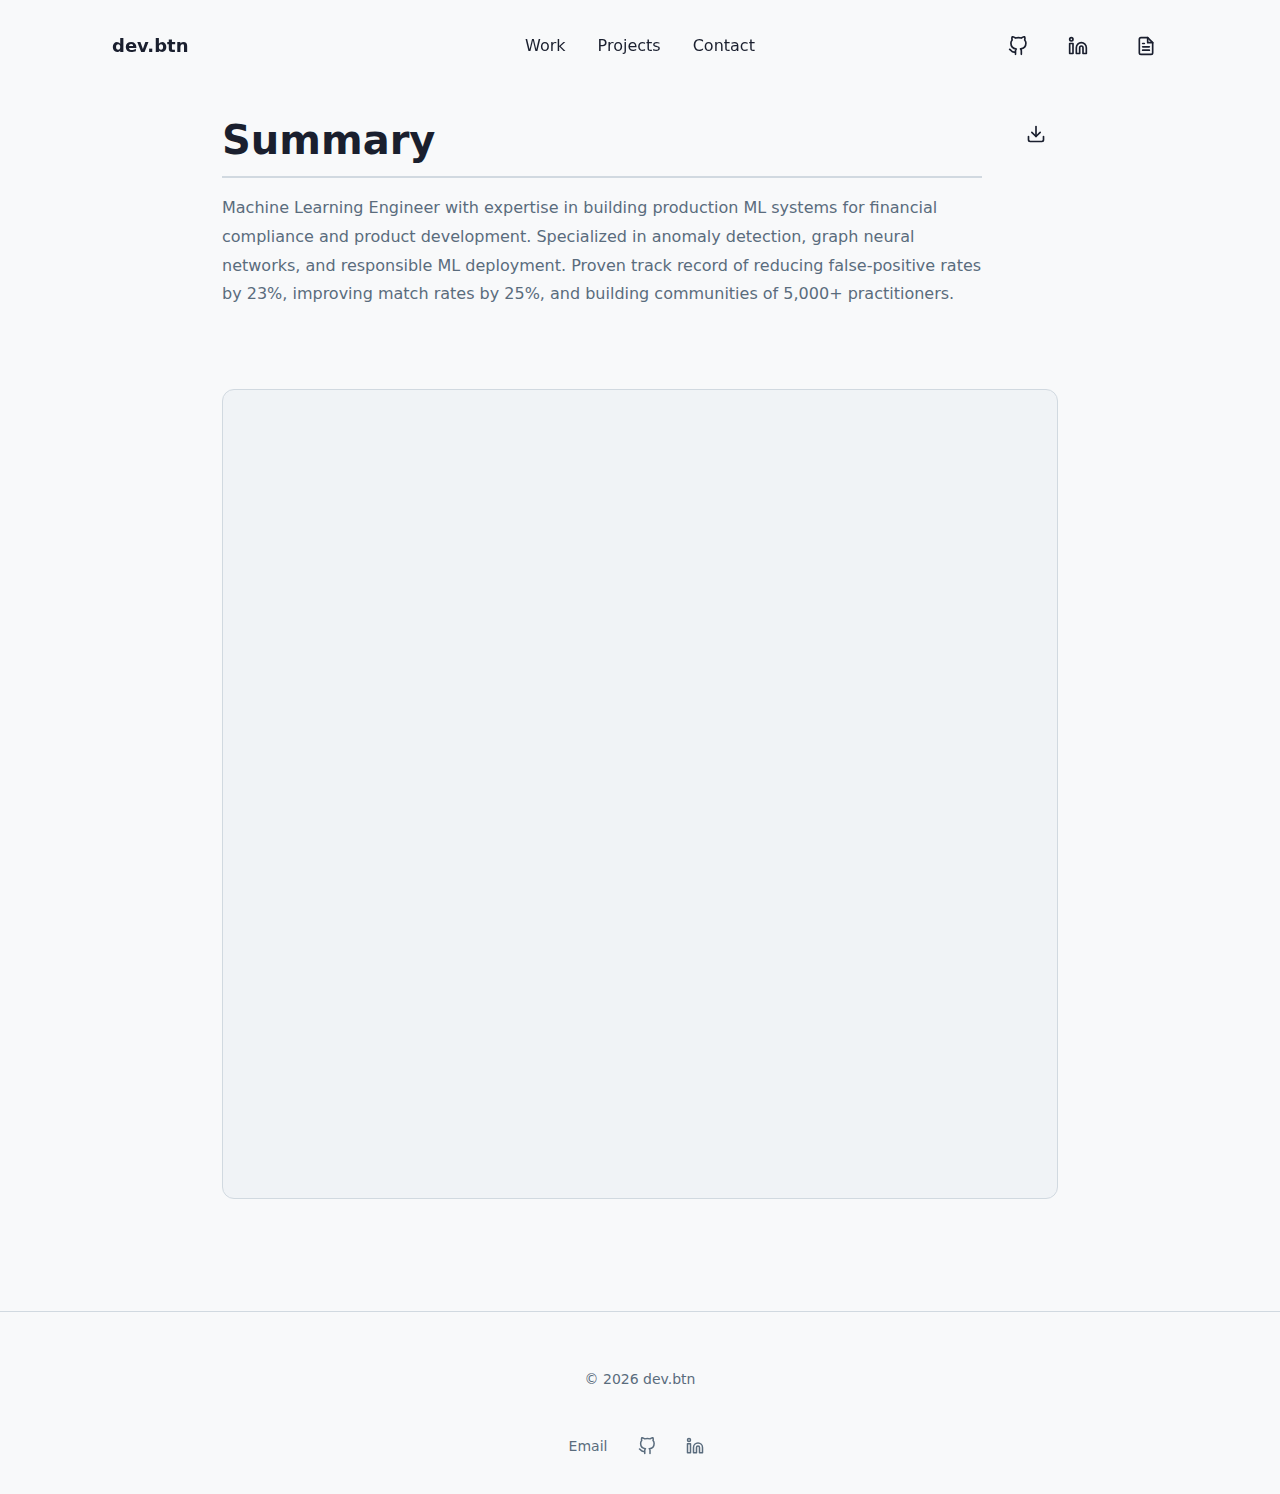
<file: resume.html>
<!DOCTYPE html>
<html lang="en">
<head>
  <meta charset="UTF-8">
  <meta name="viewport" content="width=device-width, initial-scale=1.0">
  <meta name="description" content="Resume and experience in machine learning, financial compliance, and product development.">
  <meta name="author" content="dev.btn">
  
  <!-- Open Graph -->
  <meta property="og:title" content="Resume | dev.btn">
  <meta property="og:description" content="Resume and experience in machine learning">
  <meta property="og:type" content="website">
  <meta property="og:url" content="https://dev.btn/resume.html">
  
  <!-- Canonical -->
  <link rel="canonical" href="https://dev.btn/resume.html">
  
  <!-- Favicon -->
  <link rel="icon" type="image/png" href="assets/Logo.png">
  
  <title>Resume | dev.btn</title>
  
  <!-- Stylesheets -->
  <link rel="stylesheet" href="css/base.css">
  <link rel="stylesheet" href="css/layout.css">
  <link rel="stylesheet" href="css/components.css">
</head>
<body>
  <header class="header" id="header">
    <div class="header-container">
      <a href="index.html" class="header-logo" aria-label="Home">dev.btn</a>
      
      <nav class="nav" aria-label="Main navigation">
        <ul class="nav-list">
          <li><a href="work.html" class="nav-link">Work</a></li>
          <li><a href="projects.html" class="nav-link">Projects</a></li>
          <li><a href="index.html#contact" class="nav-link">Contact</a></li>
        </ul>
      </nav>
      
      <div class="header-actions">
        <div class="header-social">
          <a href="https://github.com" target="_blank" rel="noopener" class="header-social-link" aria-label="GitHub">
            <svg xmlns="http://www.w3.org/2000/svg" viewBox="0 0 24 24" fill="none" stroke="currentColor" stroke-width="2" stroke-linecap="round" stroke-linejoin="round">
              <path d="M9 19c-5 1.5-5-2.5-7-3m14 6v-3.87a3.37 3.37 0 0 0-.94-2.61c3.14-.35 6.44-1.54 6.44-7A5.44 5.44 0 0 0 20 4.77 5.07 5.07 0 0 0 19.91 1S18.73.65 16 2.48a13.38 13.38 0 0 0-7 0C6.27.65 5.09 1 5.09 1A5.07 5.07 0 0 0 5 4.77a5.44 5.44 0 0 0-1.5 3.78c0 5.42 3.3 6.61 6.44 7A3.37 3.37 0 0 0 9 18.13V22"></path>
            </svg>
          </a>
          <a href="https://linkedin.com" target="_blank" rel="noopener" class="header-social-link" aria-label="LinkedIn">
            <svg xmlns="http://www.w3.org/2000/svg" viewBox="0 0 24 24" fill="none" stroke="currentColor" stroke-width="2" stroke-linecap="round" stroke-linejoin="round">
              <path d="M16 8a6 6 0 0 1 6 6v7h-4v-7a2 2 0 0 0-2-2 2 2 0 0 0-2 2v7h-4v-7a6 6 0 0 1 6-6z"></path>
              <rect x="2" y="9" width="4" height="12"></rect>
              <circle cx="4" cy="4" r="2"></circle>
            </svg>
          </a>
        </div>
        <a href="resume.html" class="header-resume-icon" aria-label="Resume">
          <svg xmlns="http://www.w3.org/2000/svg" viewBox="0 0 24 24" fill="none" stroke="currentColor" stroke-width="2" stroke-linecap="round" stroke-linejoin="round">
            <path d="M14 2H6a2 2 0 0 0-2 2v16a2 2 0 0 0 2 2h12a2 2 0 0 0 2-2V8z"></path>
            <polyline points="14 2 14 8 20 8"></polyline>
            <line x1="16" y1="13" x2="8" y2="13"></line>
            <line x1="16" y1="17" x2="8" y2="17"></line>
            <polyline points="10 9 9 9 8 9"></polyline>
          </svg>
        </a>
      </div>
    </div>
  </header>

  <main class="main">
    <section class="section" style="padding-top: var(--spacing-lg); padding-bottom: var(--spacing-lg);">
      <div class="container" style="max-width: 900px;">
        <div style="display: flex; justify-content: space-between; align-items: flex-start; margin-bottom: var(--spacing-md);">
          <div style="flex: 1;">
            <!-- Summary -->
            <section class="resume-section" style="margin-bottom: var(--spacing-md);">
              <h2 class="resume-section-title" style="margin-bottom: var(--spacing-sm);">Summary</h2>
              <p style="color: var(--color-text-secondary); line-height: var(--line-height-loose);">
                Machine Learning Engineer with expertise in building production ML systems for financial 
                compliance and product development. Specialized in anomaly detection, graph neural networks, 
                and responsible ML deployment. Proven track record of reducing false-positive rates by 23%, 
                improving match rates by 25%, and building communities of 5,000+ practitioners.
              </p>
            </section>
          </div>
          <a href="assets/resume.pdf" download class="header-resume-icon" aria-label="Download Resume" style="margin-left: var(--spacing-lg);">
            <svg xmlns="http://www.w3.org/2000/svg" viewBox="0 0 24 24" fill="none" stroke="currentColor" stroke-width="2" stroke-linecap="round" stroke-linejoin="round">
              <path d="M21 15v4a2 2 0 0 1-2 2H5a2 2 0 0 1-2-2v-4"></path>
              <polyline points="7 10 12 15 17 10"></polyline>
              <line x1="12" y1="15" x2="12" y2="3"></line>
            </svg>
          </a>
        </div>

        <!-- PDF Viewer -->
        <div class="pdf-viewer-container">
          <iframe src="assets/resume.pdf" class="pdf-viewer" title="Resume PDF"></iframe>
        </div>
      </div>
    </section>
  </main>

  <footer class="footer">
    <div class="footer-container">
      <div class="footer-content">
        <p>&copy; <span id="year">2025</span> dev.btn</p>
        <div class="footer-links">
          <a href="mailto:brandon.t.nova@gmail.com" class="footer-link">Email</a>
          <div class="footer-social">
            <a href="https://github.com" target="_blank" rel="noopener" class="footer-social-link" aria-label="GitHub">
              <svg xmlns="http://www.w3.org/2000/svg" viewBox="0 0 24 24" fill="none" stroke="currentColor" stroke-width="2" stroke-linecap="round" stroke-linejoin="round">
                <path d="M9 19c-5 1.5-5-2.5-7-3m14 6v-3.87a3.37 3.37 0 0 0-.94-2.61c3.14-.35 6.44-1.54 6.44-7A5.44 5.44 0 0 0 20 4.77 5.07 5.07 0 0 0 19.91 1S18.73.65 16 2.48a13.38 13.38 0 0 0-7 0C6.27.65 5.09 1 5.09 1A5.07 5.07 0 0 0 5 4.77a5.44 5.44 0 0 0-1.5 3.78c0 5.42 3.3 6.61 6.44 7A3.37 3.37 0 0 0 9 18.13V22"></path>
              </svg>
            </a>
            <a href="https://linkedin.com" target="_blank" rel="noopener" class="footer-social-link" aria-label="LinkedIn">
              <svg xmlns="http://www.w3.org/2000/svg" viewBox="0 0 24 24" fill="none" stroke="currentColor" stroke-width="2" stroke-linecap="round" stroke-linejoin="round">
                <path d="M16 8a6 6 0 0 1 6 6v7h-4v-7a2 2 0 0 0-2-2 2 2 0 0 0-2 2v7h-4v-7a6 6 0 0 1 6-6z"></path>
                <rect x="2" y="9" width="4" height="12"></rect>
                <circle cx="4" cy="4" r="2"></circle>
              </svg>
            </a>
          </div>
        </div>
      </div>
    </div>
  </footer>

  <script src="js/main.js" defer></script>
  <script>
    document.getElementById('year').textContent = new Date().getFullYear();
  </script>
</body>
</html>
</file>
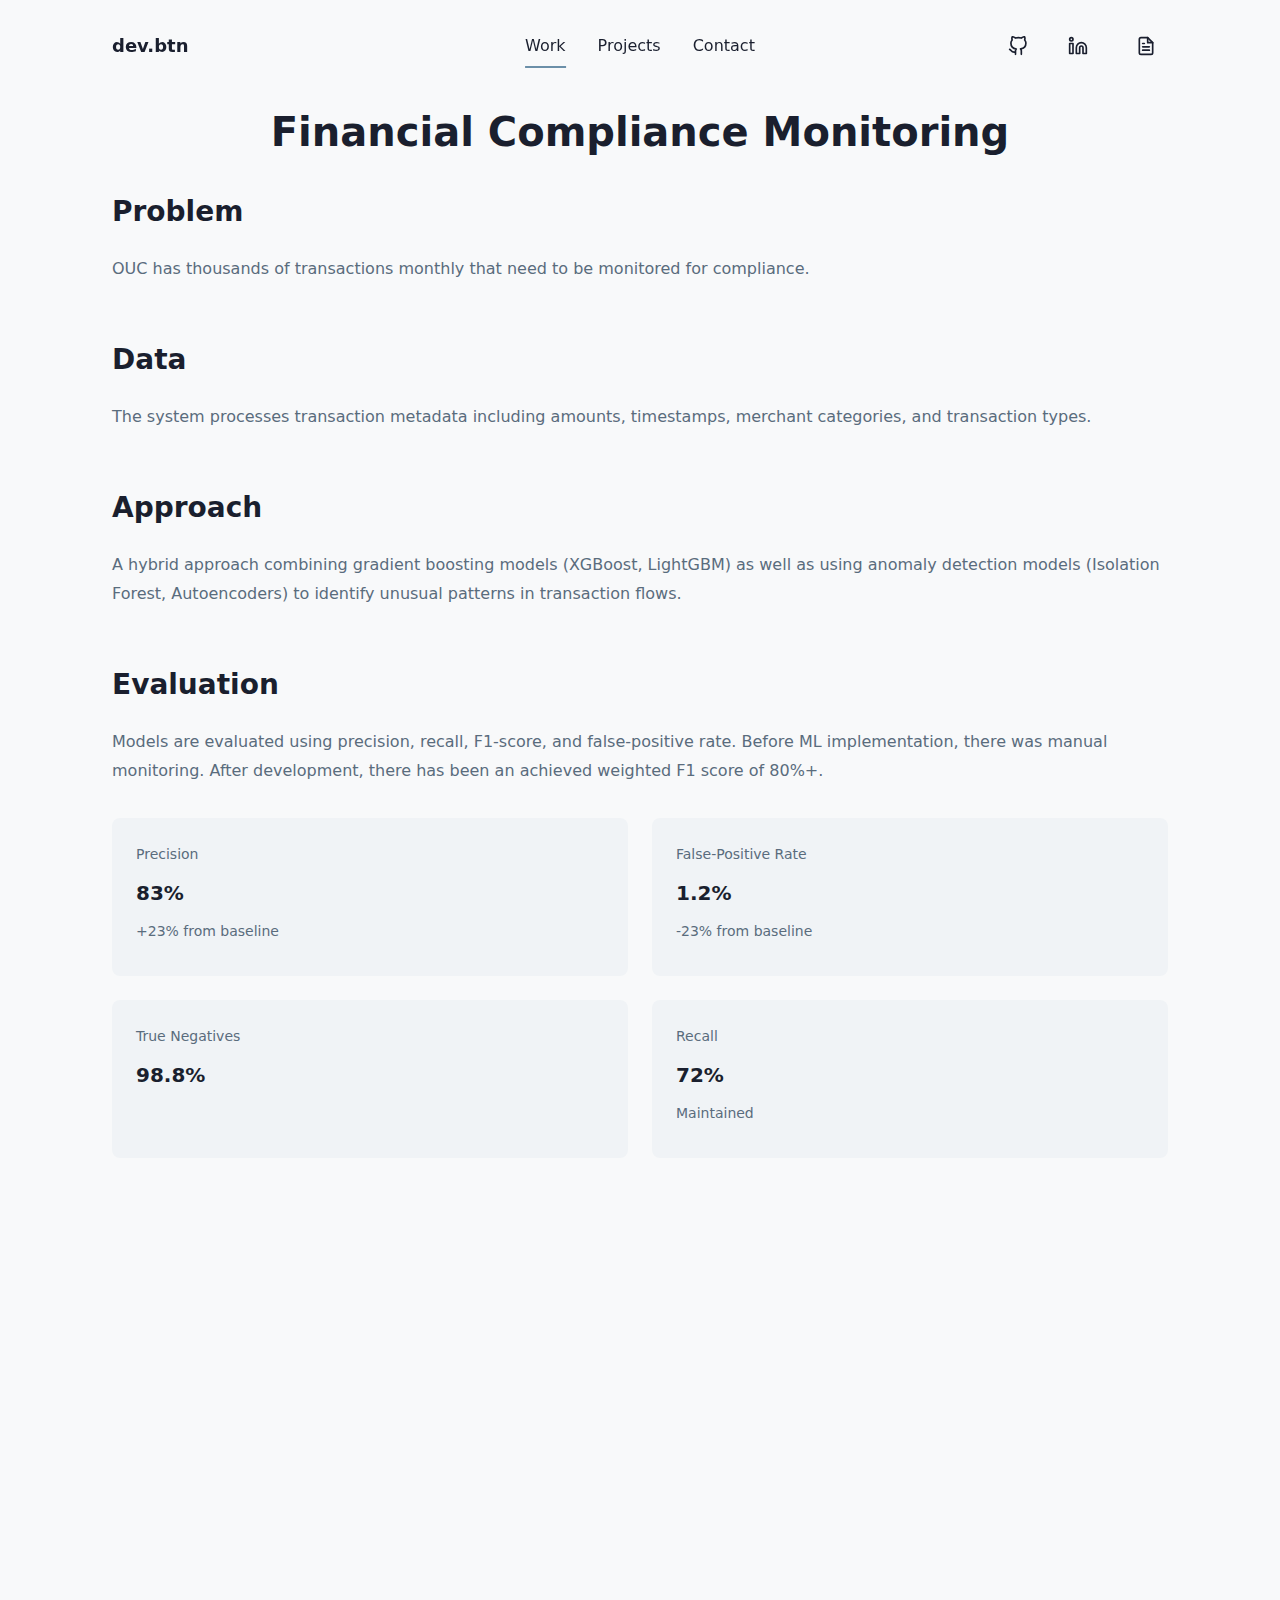
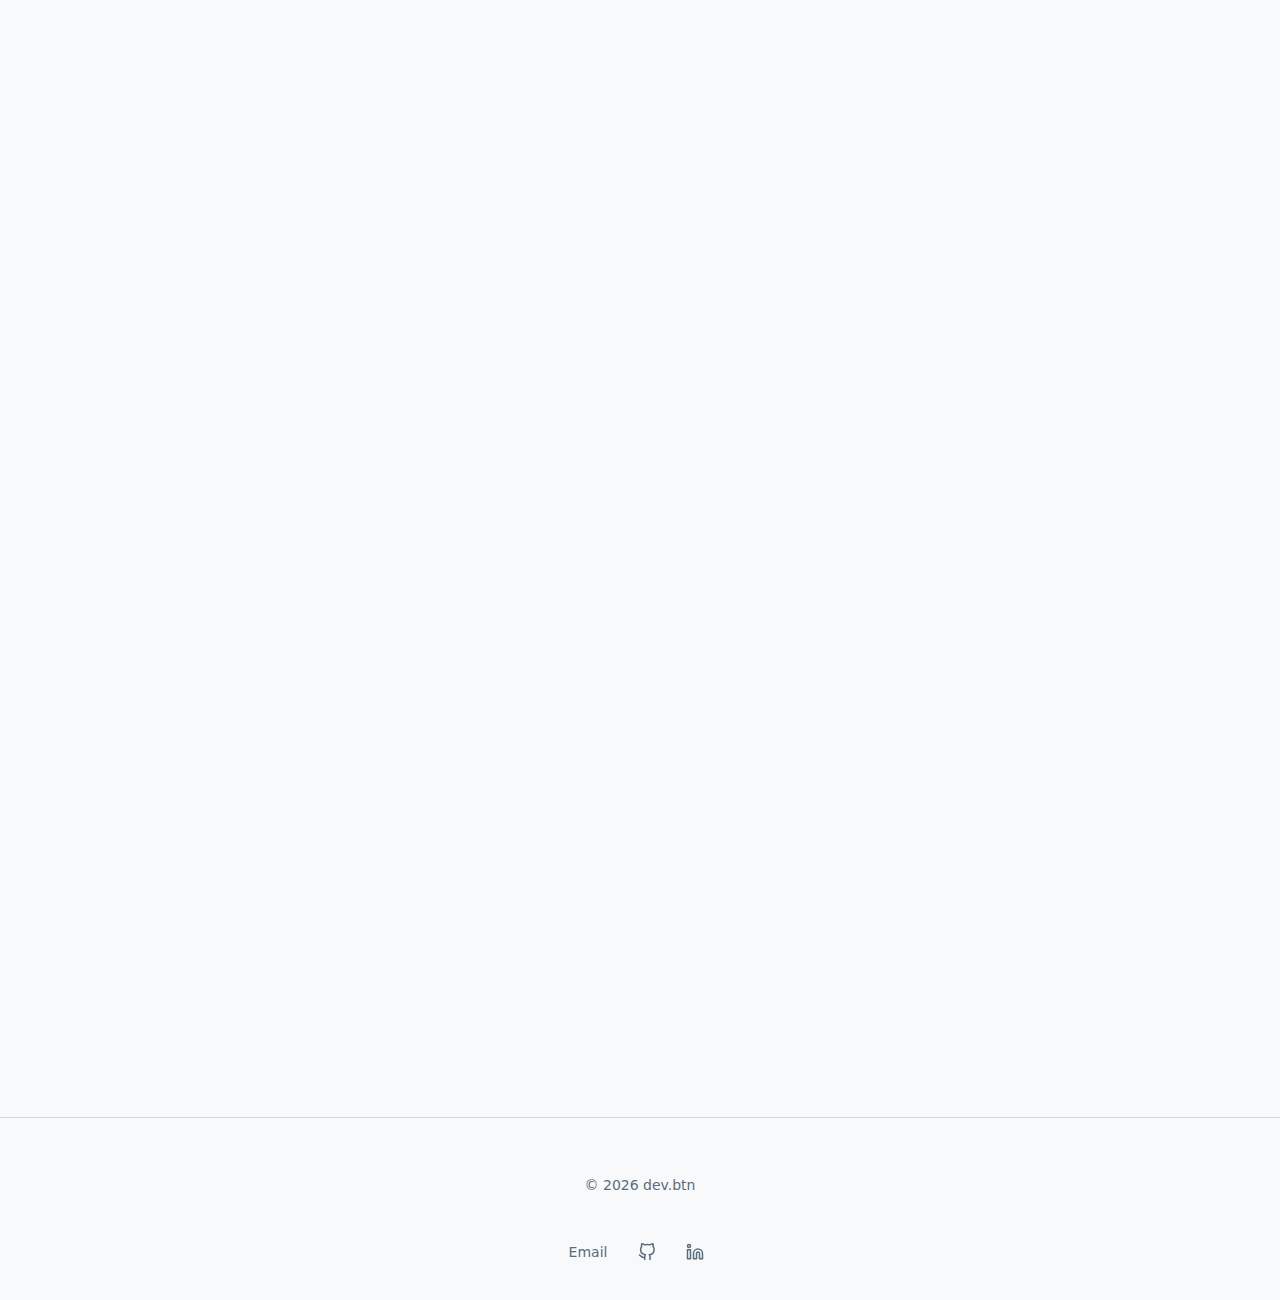
<file: work.html>
<!DOCTYPE html>
<html lang="en">
<head>
  <meta charset="UTF-8">
  <meta name="viewport" content="width=device-width, initial-scale=1.0">
  <meta name="description" content="Case studies on applying machine learning in production: financial compliance monitoring, anomaly detection, and responsible ML deployment.">
  <meta name="author" content="dev.btn">
  
  <!-- Open Graph -->
  <meta property="og:title" content="Work - ML in Practice | dev.btn">
  <meta property="og:description" content="Case studies on applying machine learning in production">
  <meta property="og:type" content="website">
  <meta property="og:url" content="https://dev.btn/work.html">
  
  <!-- Canonical -->
  <link rel="canonical" href="https://dev.btn/work.html">
  
  <!-- Favicon -->
  <link rel="icon" type="image/png" href="assets/Logo.png">
  
  <title>Work - ML in Practice | dev.btn</title>
  
  <!-- Stylesheets -->
  <link rel="stylesheet" href="css/base.css">
  <link rel="stylesheet" href="css/layout.css">
  <link rel="stylesheet" href="css/components.css">
</head>
<body>
  <header class="header" id="header">
    <div class="header-container">
      <a href="index.html" class="header-logo" aria-label="Home">dev.btn</a>
      
      <nav class="nav" aria-label="Main navigation">
        <ul class="nav-list">
          <li><a href="work.html" class="nav-link" aria-current="page">Work</a></li>
          <li><a href="projects.html" class="nav-link">Projects</a></li>
          <li><a href="index.html#contact" class="nav-link">Contact</a></li>
        </ul>
      </nav>
      
      <div class="header-actions">
        <div class="header-social">
          <a href="https://github.com" target="_blank" rel="noopener" class="header-social-link" aria-label="GitHub">
            <svg xmlns="http://www.w3.org/2000/svg" viewBox="0 0 24 24" fill="none" stroke="currentColor" stroke-width="2" stroke-linecap="round" stroke-linejoin="round">
              <path d="M9 19c-5 1.5-5-2.5-7-3m14 6v-3.87a3.37 3.37 0 0 0-.94-2.61c3.14-.35 6.44-1.54 6.44-7A5.44 5.44 0 0 0 20 4.77 5.07 5.07 0 0 0 19.91 1S18.73.65 16 2.48a13.38 13.38 0 0 0-7 0C6.27.65 5.09 1 5.09 1A5.07 5.07 0 0 0 5 4.77a5.44 5.44 0 0 0-1.5 3.78c0 5.42 3.3 6.61 6.44 7A3.37 3.37 0 0 0 9 18.13V22"></path>
            </svg>
          </a>
          <a href="https://linkedin.com" target="_blank" rel="noopener" class="header-social-link" aria-label="LinkedIn">
            <svg xmlns="http://www.w3.org/2000/svg" viewBox="0 0 24 24" fill="none" stroke="currentColor" stroke-width="2" stroke-linecap="round" stroke-linejoin="round">
              <path d="M16 8a6 6 0 0 1 6 6v7h-4v-7a2 2 0 0 0-2-2 2 2 0 0 0-2 2v7h-4v-7a6 6 0 0 1 6-6z"></path>
              <rect x="2" y="9" width="4" height="12"></rect>
              <circle cx="4" cy="4" r="2"></circle>
            </svg>
          </a>
        </div>
        <a href="resume.html" class="header-resume-icon" aria-label="Resume">
          <svg xmlns="http://www.w3.org/2000/svg" viewBox="0 0 24 24" fill="none" stroke="currentColor" stroke-width="2" stroke-linecap="round" stroke-linejoin="round">
            <path d="M14 2H6a2 2 0 0 0-2 2v16a2 2 0 0 0 2 2h12a2 2 0 0 0 2-2V8z"></path>
            <polyline points="14 2 14 8 20 8"></polyline>
            <line x1="16" y1="13" x2="8" y2="13"></line>
            <line x1="16" y1="17" x2="8" y2="17"></line>
            <polyline points="10 9 9 9 8 9"></polyline>
          </svg>
        </a>
      </div>
    </div>
  </header>

  <main class="main">
    <!-- Case Study A: Financial Compliance Monitoring -->
    <section class="case-study" style="margin: var(--spacing-2xl) 0 var(--spacing-xl) 0; padding-top: var(--spacing-md);">
      <div class="container">
        <article class="reveal">
          <h2 class="section-title" style="margin-bottom: var(--spacing-lg);">Financial Compliance Monitoring</h2>
          
          <div class="case-study-section">
            <h3 class="case-study-section-title">Problem</h3>
            <div class="case-study-content">
              <p>
                OUC has thousands of transactions monthly that need to be monitored for compliance.
              </p>
            </div>
          </div>

          <div class="case-study-section">
            <h3 class="case-study-section-title">Data</h3>
            <div class="case-study-content">
              <p>
                The system processes transaction metadata including amounts, timestamps,
                merchant categories, and transaction types. 
              </p>
            </div>
          </div>

          <div class="case-study-section">
            <h3 class="case-study-section-title">Approach</h3>
            <div class="case-study-content">
              <p>
                A hybrid approach combining gradient boosting models (XGBoost, LightGBM) as well as using anomaly detection models (Isolation Forest, Autoencoders) to identify unusual patterns in transaction flows.
              </p>
            </div>
          </div>

          <div class="case-study-section">
            <h3 class="case-study-section-title">Evaluation</h3>
            <div class="case-study-content">
              <p>
                Models are evaluated using precision, recall, F1-score, and false-positive rate. 
                Before ML implementation, there was manual monitoring. After development, there has been an achieved weighted F1 score of 80%+. 
              </p>
              <div class="case-study-metrics">
                <div class="metric">
                  <div class="metric-label">Precision</div>
                  <div class="metric-value">83%</div>
                  <div class="metric-label" style="margin-top: var(--spacing-xs);">+23% from baseline</div>
                </div>
                <div class="metric">
                  <div class="metric-label">False-Positive Rate</div>
                  <div class="metric-value">1.2%</div>
                  <div class="metric-label" style="margin-top: var(--spacing-xs);">-23% from baseline</div>
                </div>
                <div class="metric">
                  <div class="metric-label">True Negatives</div>
                  <div class="metric-value">98.8%</div>
                </div>
                <div class="metric">
                  <div class="metric-label">Recall</div>
                  <div class="metric-value">72%</div>
                  <div class="metric-label" style="margin-top: var(--spacing-xs);">Maintained</div>
                </div>
              </div>
            </div>
          </div>

          <div class="case-study-section">
            <h3 class="case-study-section-title">Deployment</h3>
            <div class="case-study-content">
              <p>
                <strong>Infrastructure:</strong> Snowflake ML infrastructure.<br><br>
                <strong>Monitoring:</strong> Real-time monitoring of financial transactions with the intention to trigger human intervention as applicable.<br><br>
                <strong>Latency:</strong> Very low.
              </p>
            </div>
          </div>

          <div class="case-study-section">
            <h3 class="case-study-section-title">Impact</h3>
            <div class="case-study-content">
              <p>
                The ML system exists and is still in development.
              </p>
            </div>
          </div>

        </article>
      </div>
    </section>

    <!-- Callout Panels -->
    <section class="section">
      <div class="container">
        <div class="grid grid-2">
          <div class="callout reveal">
            <h3 class="callout-title">What I Supported</h3>
            <ul class="callout-list">
              <li>Problem definition and scoping</li>
              <li>Data exploration and feature engineering</li>
              <li>Model development and training</li>
              <li>Model evaluation and validation</li>
              <li>Performance optimization and iteration</li>
              <li>Documentation and knowledge sharing</li>
            </ul>
          </div>

          <div class="callout reveal">
            <h3 class="callout-title">What I Collaborate On</h3>
            <ul class="callout-list">
              <li>Infrastructure design with platform teams</li>
              <li>Compliance requirements with compliance team</li>
              <li>Product integration with data teams</li>
              <li>Stakeholder alignment and prioritization</li>
              <li>Model interpretation with compliance SMEs</li>
              <li>User feedback collection and analysis</li>
            </ul>
          </div>
        </div>

        <div class="callout reveal" style="margin-top: var(--spacing-lg);">
          <h3 class="callout-title">Safety & Compliance Checklist</h3>
          <ul class="callout-list">
            <li><strong>Explainability:</strong> Feature importance analysis</li>
            <li><strong>Approvals:</strong> Model review process with stakeholders and compliance</li>
            <li><strong>Monitoring:</strong> Monthly review of F1 and false-positive rate</li>
            <li><strong>Documentation:</strong> Documentation for future iteration</li>
          </ul>
        </div>
      </div>
    </section>
  </main>

  <footer class="footer">
    <div class="footer-container">
      <div class="footer-content">
        <p>&copy; <span id="year">2025</span> dev.btn</p>
        <div class="footer-links">
          <a href="mailto:brandon.t.nova@gmail.com" class="footer-link">Email</a>
          <div class="footer-social">
            <a href="https://github.com" target="_blank" rel="noopener" class="footer-social-link" aria-label="GitHub">
              <svg xmlns="http://www.w3.org/2000/svg" viewBox="0 0 24 24" fill="none" stroke="currentColor" stroke-width="2" stroke-linecap="round" stroke-linejoin="round">
                <path d="M9 19c-5 1.5-5-2.5-7-3m14 6v-3.87a3.37 3.37 0 0 0-.94-2.61c3.14-.35 6.44-1.54 6.44-7A5.44 5.44 0 0 0 20 4.77 5.07 5.07 0 0 0 19.91 1S18.73.65 16 2.48a13.38 13.38 0 0 0-7 0C6.27.65 5.09 1 5.09 1A5.07 5.07 0 0 0 5 4.77a5.44 5.44 0 0 0-1.5 3.78c0 5.42 3.3 6.61 6.44 7A3.37 3.37 0 0 0 9 18.13V22"></path>
              </svg>
            </a>
            <a href="https://linkedin.com" target="_blank" rel="noopener" class="footer-social-link" aria-label="LinkedIn">
              <svg xmlns="http://www.w3.org/2000/svg" viewBox="0 0 24 24" fill="none" stroke="currentColor" stroke-width="2" stroke-linecap="round" stroke-linejoin="round">
                <path d="M16 8a6 6 0 0 1 6 6v7h-4v-7a2 2 0 0 0-2-2 2 2 0 0 0-2 2v7h-4v-7a6 6 0 0 1 6-6z"></path>
                <rect x="2" y="9" width="4" height="12"></rect>
                <circle cx="4" cy="4" r="2"></circle>
              </svg>
            </a>
          </div>
        </div>
      </div>
    </div>
  </footer>

  <script src="js/main.js" defer></script>
  <script src="js/work-scroll-effect.js" defer></script>
  <script>
    document.getElementById('year').textContent = new Date().getFullYear();
  </script>
</body>
</html>
</file>
<file: css/base.css>
/* Design Tokens */
:root {
  /* Colors - Light Mode - Blueish-grey theme */
  --color-bg: #F8F9FA;
  --color-text: #1A1F2E;
  --color-text-secondary: #5A6C7D;
  --color-text-tertiary: #8A9BA8;
  --color-border: #D1D9E0;
  --color-border-light: #E8EDF2;
  --color-accent: #6B8FA8; /* Blueish-grey accent */
  --color-accent-hover: #5A7D96;
  --color-neutral-100: #F0F3F6;
  --color-neutral-200: #E1E7ED;
  --color-neutral-300: #C8D1D9;
  --color-neutral-600: #6B7A8A;
  --color-neutral-700: #4A5568;
  
  /* Typography */
  --font-family: -apple-system, BlinkMacSystemFont, 'Segoe UI', 'Inter', system-ui, sans-serif;
  --font-size-base: 16px;
  --font-size-sm: 14px;
  --font-size-lg: 18px;
  --font-size-xl: 20px;
  --line-height-base: 1.6;
  --line-height-tight: 1.4;
  --line-height-loose: 1.8;
  
  /* Spacing */
  --spacing-xs: 8px;
  --spacing-sm: 16px;
  --spacing-md: 24px;
  --spacing-lg: 32px;
  --spacing-xl: 56px;
  --spacing-2xl: 80px;
  --spacing-3xl: 120px;
  
  /* Layout */
  --max-width: 1120px;
  --gutter-mobile: 24px;
  --gutter-desktop: 32px;
  
  /* Typography Scale */
  --font-size-h1: clamp(36px, 5vw, 64px);
  --font-size-h2: clamp(28px, 4vw, 40px);
  --font-size-h3: clamp(22px, 3vw, 28px);
  --font-size-h4: clamp(18px, 2.5vw, 24px);
  
  /* Shadows */
  --shadow-sm: 0 1px 2px rgba(0, 0, 0, 0.05);
  --shadow-md: 0 4px 6px rgba(0, 0, 0, 0.07);
  --shadow-lg: 0 10px 20px rgba(0, 0, 0, 0.1);
  
  /* Transitions */
  --transition-fast: 150ms ease;
  --transition-base: 250ms ease;
  --transition-slow: 350ms ease;
  
  /* Border Radius */
  --radius-sm: 4px;
  --radius-md: 8px;
  --radius-lg: 12px;
  
  /* Z-index */
  --z-header: 100;
  --z-overlay: 200;
}

/* Dark Mode */
@media (prefers-color-scheme: dark) {
  :root {
    --color-bg: #0F1419;
    --color-text: #E8EDF2;
    --color-text-secondary: #A8B8C8;
    --color-text-tertiary: #7A8A9A;
    --color-border: #2A3440;
    --color-border-light: #1A2328;
    --color-neutral-100: #1A2328;
    --color-neutral-200: #2A3440;
    --color-neutral-300: #3A4450;
    --color-neutral-600: #A8B8C8;
    --color-neutral-700: #D1D9E0;
    --shadow-sm: 0 1px 2px rgba(0, 0, 0, 0.3);
    --shadow-md: 0 4px 6px rgba(0, 0, 0, 0.4);
    --shadow-lg: 0 10px 20px rgba(0, 0, 0, 0.5);
  }
}

/* Reset & Base Styles */
* {
  margin: 0;
  padding: 0;
  box-sizing: border-box;
}

html {
  font-size: var(--font-size-base);
  scroll-behavior: smooth;
}

@media (prefers-reduced-motion: reduce) {
  html {
    scroll-behavior: auto;
  }
  
  *,
  *::before,
  *::after {
    animation-duration: 0.01ms !important;
    animation-iteration-count: 1 !important;
    transition-duration: 0.01ms !important;
  }
}

body {
  font-family: var(--font-family);
  font-size: var(--font-size-base);
  line-height: var(--line-height-base);
  color: var(--color-text);
  background-color: var(--color-bg);
  -webkit-font-smoothing: antialiased;
  -moz-osx-font-smoothing: grayscale;
}

/* Typography */
h1, h2, h3, h4, h5, h6 {
  font-weight: 600;
  line-height: var(--line-height-tight);
  color: var(--color-text);
  margin-bottom: var(--spacing-md);
}

h1 {
  font-size: var(--font-size-h1);
  font-weight: 700;
  margin-bottom: var(--spacing-lg);
}

h2 {
  font-size: var(--font-size-h2);
  margin-bottom: var(--spacing-md);
}

h3 {
  font-size: var(--font-size-h3);
  margin-bottom: var(--spacing-sm);
}

h4 {
  font-size: var(--font-size-h4);
  margin-bottom: var(--spacing-sm);
}

p {
  margin-bottom: var(--spacing-md);
  color: var(--color-text-secondary);
}

a {
  color: var(--color-text);
  text-decoration: none;
  transition: color var(--transition-fast);
}

a:focus-visible {
  outline: 2px solid var(--color-accent);
  outline-offset: 4px;
  border-radius: var(--radius-sm);
}

img {
  max-width: 100%;
  height: auto;
  display: block;
}

/* Utilities */
.sr-only {
  position: absolute;
  width: 1px;
  height: 1px;
  padding: 0;
  margin: -1px;
  overflow: hidden;
  clip: rect(0, 0, 0, 0);
  white-space: nowrap;
  border-width: 0;
}

.container {
  max-width: var(--max-width);
  margin: 0 auto;
  padding: 0 var(--gutter-mobile);
}

@media (min-width: 768px) {
  .container {
    padding: 0 var(--gutter-desktop);
  }
}

/* Section Spacing */
.section {
  padding: var(--spacing-2xl) 0;
}

@media (min-width: 768px) {
  .section {
    padding: var(--spacing-3xl) 0;
  }
}

.section-sm {
  padding: var(--spacing-xl) 0;
}

.section-lg {
  padding: var(--spacing-3xl) 0;
}

@media (min-width: 768px) {
  .section-lg {
    padding: calc(var(--spacing-3xl) * 1.5) 0;
  }
}
</file>
<file: css/layout.css>
/* Header */
.header {
  position: fixed;
  top: 0;
  left: 0;
  right: 0;
  z-index: var(--z-header);
  background-color: transparent;
  transition: background-color var(--transition-base), backdrop-filter var(--transition-base);
  padding: var(--spacing-md) 0;
}

.header.scrolled {
  background-color: rgba(255, 255, 255, 0.03);
  backdrop-filter: blur(10px);
  -webkit-backdrop-filter: blur(10px);
}

@media (prefers-color-scheme: dark) {
  .header.scrolled {
    background-color: rgba(10, 10, 10, 0.8);
  }
}

.header-container {
  max-width: var(--max-width);
  margin: 0 auto;
  padding: 0 var(--gutter-mobile);
  display: flex;
  align-items: center;
  justify-content: space-between;
  position: relative;
}

.header-logo {
  font-size: var(--font-size-lg);
  font-weight: 600;
  color: var(--color-text);
  transition: opacity var(--transition-fast);
  flex-shrink: 0;
}

.header-actions {
  flex-shrink: 0;
  margin-left: auto;
}

@media (min-width: 768px) {
  .header-container {
    padding: 0 var(--gutter-desktop);
  }
  
  .nav {
    position: absolute;
    left: 50%;
    transform: translateX(-50%);
    width: auto;
    z-index: 1;
  }
  
  .header-logo {
    position: relative;
    z-index: 2;
  }
  
  .header-actions {
    position: relative;
    z-index: 2;
  }
}

.header-logo:hover {
  opacity: 0.7;
}

.header-logo:focus-visible {
  outline: 2px solid var(--color-accent);
  outline-offset: 4px;
  border-radius: var(--radius-sm);
}

/* Navigation */
.nav {
  display: none;
  align-items: center;
  gap: var(--spacing-lg);
}

@media (min-width: 768px) {
  .nav {
    display: flex;
  }
}

.nav-list {
  display: flex;
  align-items: center;
  gap: var(--spacing-lg);
  list-style: none;
}

.nav-link {
  font-size: var(--font-size-base);
  color: var(--color-text);
  position: relative;
  padding: var(--spacing-xs) 0;
  transition: opacity var(--transition-fast);
  min-height: 44px;
  display: flex;
  align-items: center;
}

.nav-link:hover {
  opacity: 0.7;
}

.nav-link[aria-current="page"] {
  opacity: 1;
}

.nav-link[aria-current="page"]::after {
  content: '';
  position: absolute;
  bottom: 0;
  left: 0;
  right: 0;
  height: 2px;
  background-color: var(--color-accent);
  opacity: 1;
}

.nav-link::after {
  content: '';
  position: absolute;
  bottom: 0;
  left: 50%;
  right: 50%;
  height: 2px;
  background-color: var(--color-accent);
  transition: left var(--transition-base), right var(--transition-base), opacity var(--transition-base);
  opacity: 0;
}

.nav-link:hover::after,
.nav-link:focus-visible::after {
  left: 0;
  right: 0;
  opacity: 1;
}

/* Special case: don't show underline for contact link unless it's the active section */
.nav-link[href*="#contact"]:not([aria-current="page"])::after {
  display: none !important;
}

.nav-link[href*="#contact"]:not([aria-current="page"]):hover::after {
  display: block;
  opacity: 1;
}

/* Header Actions */
.header-actions {
  display: flex;
  align-items: center;
  gap: var(--spacing-md);
}

.header-social {
  display: flex;
  align-items: center;
  gap: var(--spacing-sm);
}

.header-social-link {
  display: flex;
  align-items: center;
  justify-content: center;
  width: 44px;
  height: 44px;
  color: var(--color-text);
  transition: opacity var(--transition-fast);
}

.header-social-link:hover {
  opacity: 0.7;
}

.header-social-link svg {
  width: 20px;
  height: 20px;
  stroke: currentColor;
  fill: none;
  stroke-width: 2;
}

.header-resume-icon {
  display: flex;
  align-items: center;
  justify-content: center;
  width: 44px;
  height: 44px;
  color: var(--color-text);
  transition: opacity var(--transition-fast);
}

.header-resume-icon:hover {
  opacity: 0.7;
}

.header-resume-icon svg {
  width: 20px;
  height: 20px;
  stroke: currentColor;
  fill: none;
  stroke-width: 2;
}

/* Footer */
.footer {
  padding: var(--spacing-xl) 0 var(--spacing-lg);
  margin-top: var(--spacing-2xl);
  border-top: 1px solid var(--color-border);
}

.footer-container {
  max-width: var(--max-width);
  margin: 0 auto;
  padding: 0 var(--gutter-mobile);
  text-align: center;
}

@media (min-width: 768px) {
  .footer-container {
    padding: 0 var(--gutter-desktop);
  }
}

.footer-content {
  display: flex;
  flex-direction: column;
  align-items: center;
  gap: var(--spacing-sm);
  font-size: var(--font-size-sm);
  color: var(--color-text-secondary);
}

.footer-links {
  display: flex;
  align-items: center;
  gap: var(--spacing-md);
  flex-wrap: wrap;
  justify-content: center;
}

.footer-link {
  color: var(--color-text-secondary);
  transition: color var(--transition-fast);
}

.footer-link:hover {
  color: var(--color-text);
}

.footer-social {
  display: flex;
  align-items: center;
  gap: var(--spacing-sm);
}

.footer-social-link {
  display: flex;
  align-items: center;
  justify-content: center;
  width: 32px;
  height: 32px;
  color: var(--color-text-secondary);
  transition: color var(--transition-fast);
}

.footer-social-link:hover {
  color: var(--color-text);
}

.footer-social-link svg {
  width: 18px;
  height: 18px;
  stroke: currentColor;
  fill: none;
  stroke-width: 2;
}

/* Main Content */
.main {
  margin-top: 80px; /* Header height */
  min-height: calc(100vh - 80px);
}

/* Grid Systems */
.grid {
  display: grid;
  gap: var(--spacing-lg);
}

.grid-2 {
  grid-template-columns: 1fr;
}

@media (min-width: 768px) {
  .grid-2 {
    grid-template-columns: repeat(2, 1fr);
  }
}

.grid-3 {
  grid-template-columns: 1fr;
}

@media (min-width: 768px) {
  .grid-3 {
    grid-template-columns: repeat(2, 1fr);
  }
}

@media (min-width: 1024px) {
  .grid-3 {
    grid-template-columns: repeat(3, 1fr);
  }
}

/* Responsive Utilities */
@media (max-width: 767px) {
  .hide-mobile {
    display: none !important;
  }
}

@media (min-width: 768px) {
  .hide-desktop {
    display: none !important;
  }
}
</file>
<file: css/components.css>
/* Buttons */
.btn {
  display: inline-flex;
  align-items: center;
  justify-content: center;
  padding: var(--spacing-sm) var(--spacing-lg);
  min-height: 44px;
  font-size: var(--font-size-base);
  font-weight: 500;
  color: var(--color-text);
  background-color: transparent;
  border: 2px solid var(--color-accent);
  border-radius: var(--radius-md);
  cursor: pointer;
  transition: all var(--transition-base);
  text-decoration: none;
  font-family: inherit;
}

.btn:hover {
  background-color: var(--color-accent);
  color: var(--color-bg);
  transform: translateY(-2px);
}

.btn:active {
  transform: translateY(0);
}

.btn:focus-visible {
  outline: 2px solid var(--color-accent);
  outline-offset: 4px;
}

.btn-primary {
  background-color: var(--color-accent);
  color: var(--color-bg);
}

.btn-primary:hover {
  background-color: var(--color-accent-hover);
  color: var(--color-bg);
}

.btn-secondary {
  border-color: var(--color-border);
  color: var(--color-text);
}

.btn-secondary:hover {
  background-color: var(--color-border);
  color: var(--color-text);
}

@media (prefers-reduced-motion: reduce) {
  .btn:hover {
    transform: none;
  }
}

/* Cards */
.card {
  background-color: var(--color-bg);
  border: 1px solid var(--color-border);
  border-radius: var(--radius-lg);
  padding: var(--spacing-lg);
  transition: all var(--transition-base);
  display: flex;
  flex-direction: column;
  height: 100%;
}

.card:hover {
  box-shadow: var(--shadow-lg);
  transform: translateY(-4px);
  border-color: var(--color-accent);
}

@media (prefers-reduced-motion: reduce) {
  .card:hover {
    transform: none;
  }
}

.card-title {
  font-size: var(--font-size-h3);
  margin-bottom: var(--spacing-sm);
  color: var(--color-text);
}

.card-description {
  color: var(--color-text-secondary);
  margin-bottom: var(--spacing-md);
  flex-grow: 1;
}

.card-footer {
  margin-top: auto;
  padding-top: var(--spacing-md);
  border-top: 1px solid var(--color-border);
}

/* Chips/Tags */
.chip {
  display: inline-block;
  padding: var(--spacing-xs) var(--spacing-sm);
  font-size: var(--font-size-sm);
  color: var(--color-text-secondary);
  background-color: var(--color-neutral-100);
  border: 1px solid var(--color-border);
  border-radius: var(--radius-sm);
  margin: var(--spacing-xs) var(--spacing-xs) var(--spacing-xs) 0;
  line-height: 1.4;
}

.chip-group {
  display: flex;
  flex-wrap: wrap;
  gap: var(--spacing-xs);
  margin-top: var(--spacing-md);
}

.chip-group-label {
  font-size: var(--font-size-sm);
  font-weight: 600;
  color: var(--color-text);
  margin-bottom: var(--spacing-sm);
  display: block;
}

.skills-grid {
  display: grid;
  grid-template-columns: 1fr;
  gap: var(--spacing-xl);
  margin-top: var(--spacing-lg);
}

@media (min-width: 768px) {
  .skills-grid {
    grid-template-columns: repeat(2, 1fr);
  }
}

/* Links */
.link {
  color: var(--color-text);
  text-decoration: none;
  position: relative;
  display: inline-block;
  transition: color var(--transition-fast);
}

.link:hover {
  color: var(--color-accent);
}

.link::after {
  content: '';
  position: absolute;
  bottom: -2px;
  left: 50%;
  right: 50%;
  height: 1px;
  background-color: var(--color-accent);
  transition: left var(--transition-base), right var(--transition-base);
}

.link:hover::after,
.link:focus-visible::after {
  left: 0;
  right: 0;
}

.link-primary {
  color: var(--color-accent);
  font-weight: 500;
}

.link-primary::after {
  background-color: var(--color-accent);
  height: 2px;
}

/* Hero Section */
.hero {
  padding: var(--spacing-2xl) 0;
  text-align: center;
  min-height: 70vh;
  display: flex;
  flex-direction: column;
  justify-content: center;
  position: relative;
  overflow: hidden;
}

@media (min-width: 768px) {
  .hero {
    padding: var(--spacing-3xl) 0;
    min-height: 80vh;
  }
}

.hero-code-background {
  position: absolute;
  top: 0;
  left: 0;
  right: 0;
  bottom: 0;
  pointer-events: none;
  z-index: 0;
  overflow: hidden;
}

.hero .container {
  position: relative;
  z-index: 1;
}

.code-snippet {
  position: absolute;
  font-family: 'Monaco', 'Menlo', 'Ubuntu Mono', 'Consolas', 'source-code-pro', monospace;
  font-size: 14px;
  line-height: 1.6;
  opacity: 0;
  white-space: pre;
  pointer-events: none;
  transition: opacity 2s ease-in-out;
}

.code-snippet.typing {
  opacity: 0.15;
}

.code-snippet.visible {
  opacity: 0.2;
}

.code-snippet.fading {
  opacity: 0;
}

/* Syntax colors */
.code-snippet .keyword { color: #569cd6; }
.code-snippet .string { color: #ce9178; }
.code-snippet .function { color: #dcdcaa; }
.code-snippet .comment { color: #6a9955; }
.code-snippet .number { color: #b5cea8; }
.code-snippet .operator { color: #d4d4d4; }
.code-snippet .variable { color: #9cdcfe; }
.code-snippet .type { color: #4ec9b0; }

@media (prefers-color-scheme: dark) {
  .code-snippet .keyword { color: #569cd6; }
  .code-snippet .string { color: #ce9178; }
  .code-snippet .function { color: #dcdcaa; }
  .code-snippet .comment { color: #6a9955; }
  .code-snippet .number { color: #b5cea8; }
  .code-snippet .operator { color: #d4d4d4; }
  .code-snippet .variable { color: #9cdcfe; }
  .code-snippet .type { color: #4ec9b0; }
  .code-snippet.typing { opacity: 0.2; }
  .code-snippet.visible { opacity: 0.25; }
}

.hero-title {
  font-size: var(--font-size-h1);
  font-weight: 700;
  margin-bottom: var(--spacing-lg);
  color: var(--color-text);
  line-height: 1.1;
}

.hero-subtitle {
  font-size: var(--font-size-xl);
  color: var(--color-text-secondary);
  margin-bottom: var(--spacing-xl);
  max-width: 700px;
  margin-left: auto;
  margin-right: auto;
}

.hero-scroll {
  margin-top: var(--spacing-2xl);
  display: flex;
  justify-content: center;
}

.scroll-arrow {
  display: flex;
  flex-direction: column;
  align-items: center;
  gap: var(--spacing-xs);
  cursor: pointer;
  transition: all var(--transition-base);
  color: var(--color-accent);
}

.scroll-arrow:hover {
  color: var(--color-accent-hover);
  transform: translateY(4px);
}

.scroll-arrow-icon {
  width: 48px;
  height: 48px;
  stroke: currentColor;
  fill: none;
  stroke-width: 2;
  stroke-linecap: round;
  stroke-linejoin: round;
}

@media (prefers-reduced-motion: reduce) {
  .scroll-arrow:hover {
    transform: none;
  }
  
  .code-snippet {
    opacity: 0 !important;
  }
}

/* Contact Section */
.contact-section {
  padding: var(--spacing-3xl) 0;
  background: linear-gradient(135deg, var(--color-neutral-100) 0%, var(--color-bg) 100%);
  border-radius: var(--radius-lg);
  margin: var(--spacing-2xl) 0;
}

.contact-content {
  text-align: center;
  max-width: 800px;
  margin: 0 auto;
}

.contact-title {
  font-size: var(--font-size-h2);
  margin-bottom: var(--spacing-md);
  color: var(--color-text);
}

.contact-description {
  font-size: var(--font-size-lg);
  color: var(--color-text-secondary);
  line-height: var(--line-height-loose);
  margin-bottom: var(--spacing-xl);
}

/* Highlights Section */
.highlights {
  margin: var(--spacing-2xl) 0;
  padding: var(--spacing-2xl) 0;
}

.section-title {
  font-size: var(--font-size-h2);
  text-align: center;
  margin-bottom: var(--spacing-2xl);
  color: var(--color-text);
}

.highlights .grid-3 {
  gap: var(--spacing-xl);
  grid-template-columns: repeat(3, 1fr);
}

.highlights .card {
  max-width: none;
  padding: var(--spacing-xl) var(--spacing-lg);
}

.highlights .card-title {
  font-size: clamp(24px, 3vw, 32px);
  margin-bottom: var(--spacing-md);
  font-weight: 600;
}

.highlights .card-description {
  font-size: clamp(16px, 1.5vw, 20px);
  line-height: 1.7;
  margin-bottom: var(--spacing-lg);
}

.highlights .card-footer {
  padding-top: var(--spacing-lg);
  margin-top: auto;
}

.highlights .card-footer .link {
  font-size: clamp(16px, 1.5vw, 18px);
}

@media (max-width: 1023px) {
  .highlights .grid-3 {
    grid-template-columns: repeat(2, 1fr);
  }
}

@media (max-width: 767px) {
  .highlights .grid-3 {
    grid-template-columns: 1fr;
  }
}

/* Callout Panels */
.callout {
  background-color: var(--color-neutral-100);
  border-left: 4px solid var(--color-accent);
  border-radius: var(--radius-md);
  padding: var(--spacing-lg);
  margin: var(--spacing-lg) 0;
}

.callout-title {
  font-size: var(--font-size-h4);
  margin-bottom: var(--spacing-sm);
  color: var(--color-text);
}

.callout-list {
  list-style: none;
  padding-left: 0;
}

.callout-list li {
  padding: var(--spacing-xs) 0;
  color: var(--color-text-secondary);
  position: relative;
  padding-left: var(--spacing-lg);
}

.callout-list li::before {
  content: '•';
  position: absolute;
  left: 0;
  color: var(--color-accent);
  font-weight: bold;
}

/* Scroll Reveal Animation */
.reveal {
  opacity: 0;
  transform: translateY(20px);
  transition: opacity var(--transition-slow), transform var(--transition-slow);
}

.reveal.revealed {
  opacity: 1;
  transform: translateY(0);
}

@media (prefers-reduced-motion: reduce) {
  .reveal {
    opacity: 1;
    transform: none;
  }
}

/* Project Cards */
.project-card {
  background-color: var(--color-bg);
  border: 1px solid var(--color-border);
  border-radius: var(--radius-lg);
  padding: var(--spacing-lg);
  transition: all var(--transition-base);
  display: flex;
  flex-direction: column;
  height: 100%;
}

.project-card:hover {
  box-shadow: var(--shadow-lg);
  transform: translateY(-4px);
  border-color: var(--color-accent);
}

@media (prefers-reduced-motion: reduce) {
  .project-card:hover {
    transform: none;
  }
}

.project-card-title {
  font-size: var(--font-size-h3);
  margin-bottom: var(--spacing-xs);
  color: var(--color-text);
}

.project-card-value {
  font-size: var(--font-size-base);
  color: var(--color-accent);
  font-weight: 500;
  margin-bottom: var(--spacing-sm);
}

.project-card-description {
  color: var(--color-text-secondary);
  margin-bottom: var(--spacing-md);
  flex-grow: 1;
}

.project-card-links {
  display: flex;
  flex-wrap: wrap;
  gap: var(--spacing-sm);
  margin-top: var(--spacing-md);
  padding-top: var(--spacing-md);
  border-top: 1px solid var(--color-border);
}

.project-card-link {
  font-size: var(--font-size-sm);
  color: var(--color-text-secondary);
  text-decoration: none;
  transition: color var(--transition-fast);
}

.project-card-link:hover {
  color: var(--color-accent);
}

/* Case Study Sections */
.case-study {
  margin: var(--spacing-2xl) 0;
}

.case-study-section {
  margin-bottom: var(--spacing-xl);
  opacity: 0;
  transform: translateY(30px);
  transition: opacity 0.6s ease-out, transform 0.6s ease-out;
}

.case-study-section.scroll-in {
  opacity: 1;
  transform: translateY(0);
}

.case-study-section-title {
  font-size: var(--font-size-h3);
  margin-bottom: var(--spacing-md);
  color: var(--color-text);
}

.case-study-content {
  color: var(--color-text-secondary);
  line-height: var(--line-height-loose);
}

.case-study-metrics {
  display: grid;
  grid-template-columns: 1fr;
  gap: var(--spacing-md);
  margin: var(--spacing-lg) 0;
}

@media (min-width: 768px) {
  .case-study-metrics {
    grid-template-columns: repeat(2, 1fr);
  }
}

.metric {
  padding: var(--spacing-md);
  background-color: var(--color-neutral-100);
  border-radius: var(--radius-md);
}

.metric-label {
  font-size: var(--font-size-sm);
  color: var(--color-text-secondary);
  margin-bottom: var(--spacing-xs);
}

.metric-value {
  font-size: var(--font-size-xl);
  font-weight: 600;
  color: var(--color-text);
}

/* Resume Styles */
.resume-section {
  margin-bottom: var(--spacing-xl);
}

.resume-section-title {
  font-size: var(--font-size-h2);
  margin-bottom: var(--spacing-md);
  color: var(--color-text);
  border-bottom: 2px solid var(--color-border);
  padding-bottom: var(--spacing-xs);
}

.resume-item {
  margin-bottom: var(--spacing-lg);
}

.resume-item-header {
  display: flex;
  flex-direction: column;
  margin-bottom: var(--spacing-xs);
}

@media (min-width: 768px) {
  .resume-item-header {
    flex-direction: row;
    justify-content: space-between;
    align-items: baseline;
  }
}

.resume-item-title {
  font-size: var(--font-size-lg);
  font-weight: 600;
  color: var(--color-text);
}

.resume-item-company {
  font-size: var(--font-size-base);
  color: var(--color-accent);
  font-weight: 500;
}

.resume-item-date {
  font-size: var(--font-size-sm);
  color: var(--color-text-secondary);
  margin-top: var(--spacing-xs);
}

@media (min-width: 768px) {
  .resume-item-date {
    margin-top: 0;
  }
}

.resume-item-description {
  color: var(--color-text-secondary);
  margin-top: var(--spacing-sm);
}

.resume-item-list {
  list-style: none;
  padding-left: 0;
  margin-top: var(--spacing-sm);
}

.resume-item-list li {
  padding: var(--spacing-xs) 0;
  color: var(--color-text-secondary);
  position: relative;
  padding-left: var(--spacing-lg);
}

.resume-item-list li::before {
  content: '•';
  position: absolute;
  left: 0;
  color: var(--color-accent);
}

/* PDF Viewer */
.pdf-viewer-container {
  margin-top: var(--spacing-xl);
  border: 1px solid var(--color-border);
  border-radius: var(--radius-lg);
  overflow: hidden;
  background-color: var(--color-neutral-100);
}

.pdf-viewer {
  width: 100%;
  height: 800px;
  border: none;
}

@media (max-width: 768px) {
  .pdf-viewer {
    height: 600px;
  }
}

/* Print Styles */
@media print {
  .header,
  .footer,
  .btn,
  .pdf-viewer-container {
    display: none;
  }
  
  .main {
    margin-top: 0;
  }
  
  .resume-section {
    page-break-inside: avoid;
  }
  
  body {
    font-size: 12pt;
    line-height: 1.5;
  }
  
  h1, h2, h3 {
    page-break-after: avoid;
  }
}
</file>
